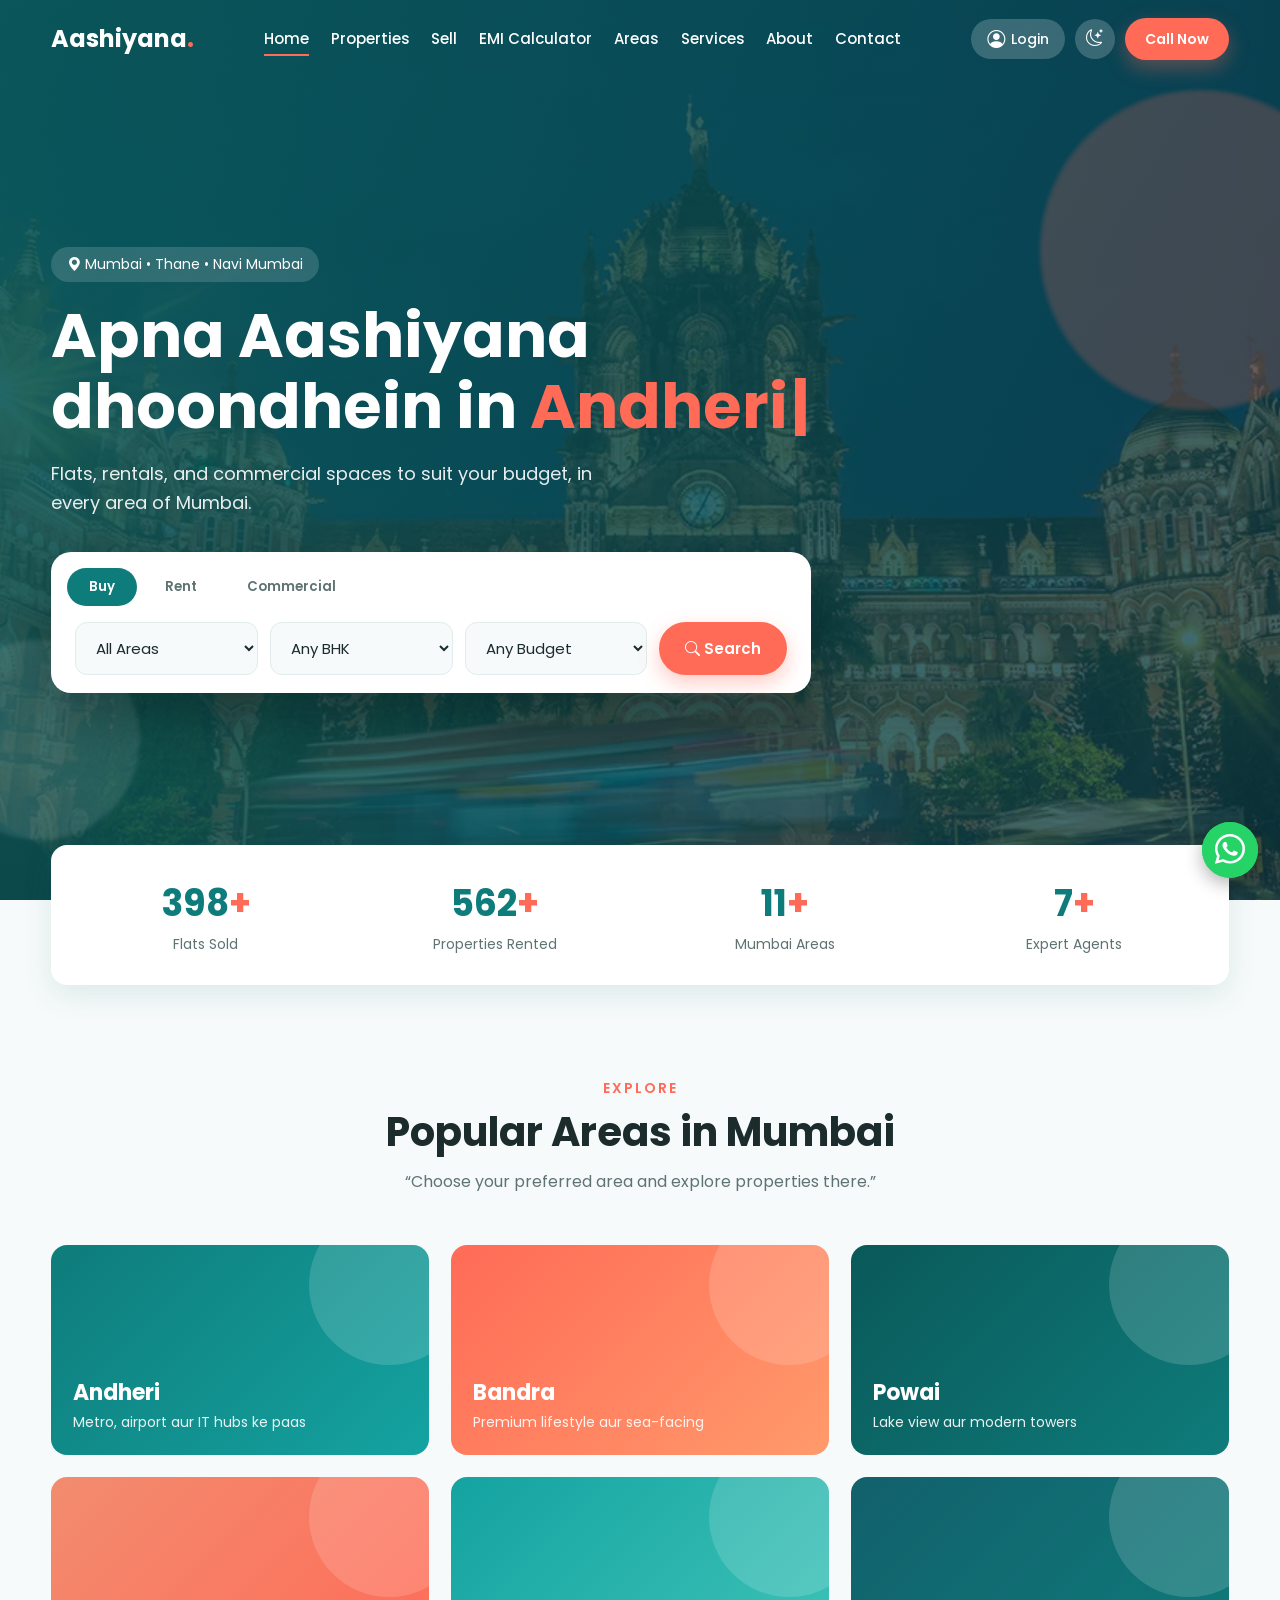
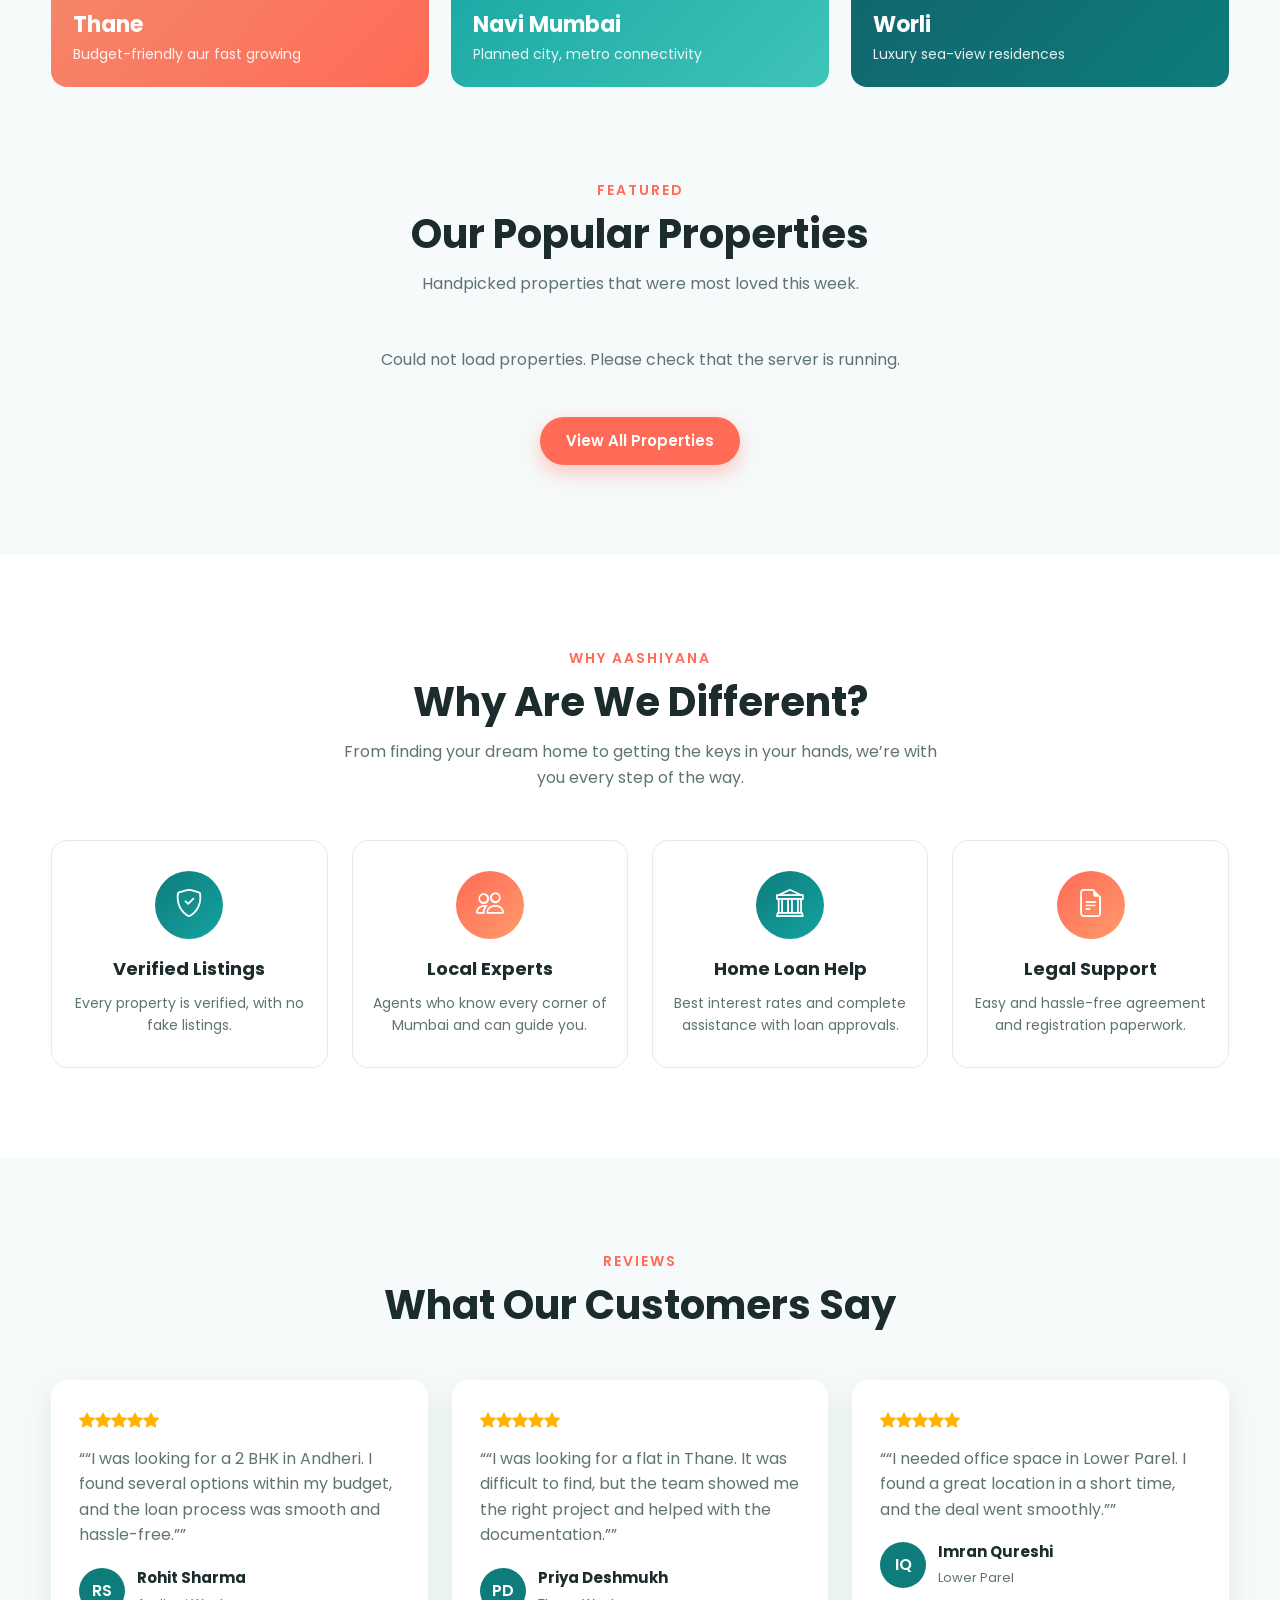
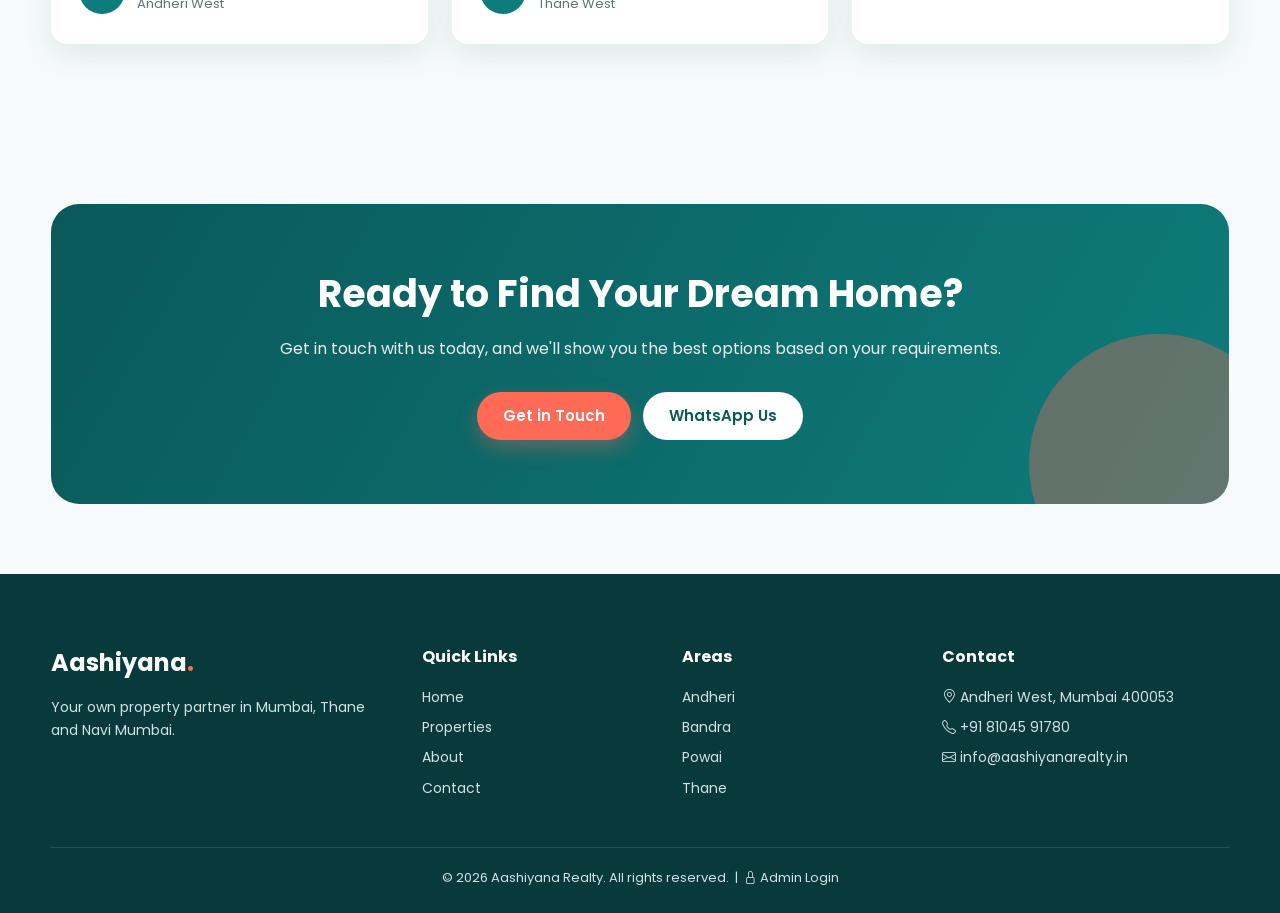
<file: public/index.html>
<!DOCTYPE html>
<html lang="en">
  <head>
    <meta charset="UTF-8" />
    <meta name="viewport" content="width=device-width, initial-scale=1.0" />
    <title>Aashiyana Realty | Flats &amp; Properties in Mumbai</title>
    <meta
      name="description"
      content="Find flats, rentals and commercial spaces in Mumbai, Thane and Navi Mumbai with Aashiyana Realty."
    />

    <!-- Font (Poppins) aur Icons (Bootstrap Icons) -->
    <link rel="preconnect" href="https://fonts.googleapis.com" />
    <link rel="preconnect" href="https://fonts.gstatic.com" crossorigin />
    <link
      href="https://fonts.googleapis.com/css2?family=Poppins:wght@400;500;600;700&display=swap"
      rel="stylesheet"
    />
    <link
      rel="stylesheet"
      href="https://cdn.jsdelivr.net/npm/bootstrap-icons@1.11.3/font/bootstrap-icons.css"
    />

    <!-- Hamara apna CSS -->
    <link rel="stylesheet" href="css/style.css" />
  </head>
  <body>
    <!-- ================= NAVBAR ================= -->
    <header class="nav" id="nav">
      <div class="container nav-inner">
        <a href="index.html" class="logo">Aashiyana<span>.</span></a>

        <nav class="menu" id="menu">
          <a href="index.html" class="active">Home</a>
          <a href="properties.html">Properties</a>
          <a href="sell.html">Sell</a>
          <a href="emi.html">EMI Calculator</a>
          <a href="index.html#areas">Areas</a>
          <a href="index.html#services">Services</a>
          <a href="about.html">About</a>
          <a href="contact.html">Contact</a>
        </nav>

        <div class="nav-right">
          <button class="icon-btn" id="themeBtn" aria-label="Dark mode">
            <i class="bi bi-moon-stars"></i>
          </button>
          <a href="tel:+918104591780" class="btn btn-coral">Call Now</a>
          <button class="icon-btn burger" id="burger" aria-label="Menu">
            <i class="bi bi-list"></i>
          </button>
        </div>
      </div>
    </header>

    <!-- ================= HERO ================= -->
    <section class="hero">
      <div class="container">
        <div class="hero-content">
          <span class="pill"><i class="bi bi-geo-alt-fill"></i> Mumbai &bull; Thane &bull; Navi Mumbai</span>
          <h1>
            Apna Aashiyana dhoondhein in
            <span class="typed-wrap"><span id="typed"></span></span>
          </h1>
          <p class="lead">
            Flats, rentals, and commercial spaces to suit your budget, in every area of Mumbai.
          </p>

          <!-- Search box (Buy / Rent / Commercial) -->
          <div class="search-box">
            <div class="tabs" id="tabs">
              <button class="tab active" data-type="buy">Buy</button>
              <button class="tab" data-type="rent">Rent</button>
              <button class="tab" data-type="commercial">Commercial</button>
            </div>
            <div class="search-row">
              <select id="sArea">
                <option value="all">All Areas</option>
                <option>Andheri</option>
                <option>Bandra</option>
                <option>Powai</option>
                <option>Goregaon</option>
                <option>Borivali</option>
                <option>Worli</option>
                <option>Thane</option>
                <option>Navi Mumbai</option>
              </select>
              <select id="sBhk">
                <option value="all">Any BHK</option>
                <option value="1">1 BHK</option>
                <option value="2">2 BHK</option>
                <option value="3">3 BHK</option>
              </select>
              <select id="sBudget">
                <option value="all">Any Budget</option>
                <option value="0-100">Under &#8377;1 Cr</option>
                <option value="100-200">&#8377;1 - 2 Cr</option>
                <option value="200-500">&#8377;2 - 5 Cr</option>
                <option value="500-99999">Above &#8377;5 Cr</option>
              </select>
              <button class="btn btn-coral" id="searchBtn">
                <i class="bi bi-search"></i> Search
              </button>
            </div>
          </div>
        </div>
      </div>
    </section>

    <!-- ================= STATS ================= -->
    <section class="stats">
      <div class="container">
        <div class="stats-grid reveal">
          <div class="stat"><h3 data-count="850">0</h3><p>Flats Sold</p></div>
          <div class="stat"><h3 data-count="1200">0</h3><p>Properties Rented</p></div>
          <div class="stat"><h3 data-count="25">0</h3><p>Mumbai Areas</p></div>
          <div class="stat"><h3 data-count="15">0</h3><p>Expert Agents</p></div>
        </div>
      </div>
    </section>

    <!-- ================= POPULAR AREAS ================= -->
    <section id="areas">
      <div class="container">
        <div class="section-head reveal">
          <span class="tag">Explore</span>
          <h2>Popular Areas in Mumbai</h2>
          <p>“Choose your preferred area and explore properties there.”</p>
        </div>
        <div class="areas-grid">
          <a href="properties.html?area=Andheri" class="area-card a1 reveal"><h3>Andheri</h3><p>Metro, airport aur IT hubs ke paas</p></a>
          <a href="properties.html?area=Bandra" class="area-card a2 reveal"><h3>Bandra</h3><p>Premium lifestyle aur sea-facing</p></a>
          <a href="properties.html?area=Powai" class="area-card a3 reveal"><h3>Powai</h3><p>Lake view aur modern towers</p></a>
          <a href="properties.html?area=Thane" class="area-card a4 reveal"><h3>Thane</h3><p>Budget-friendly aur fast growing</p></a>
          <a href="properties.html?area=Navi Mumbai" class="area-card a5 reveal"><h3>Navi Mumbai</h3><p>Planned city, metro connectivity</p></a>
          <a href="properties.html?area=Worli" class="area-card a6 reveal"><h3>Worli</h3><p>Luxury sea-view residences</p></a>
        </div>
      </div>
    </section>

    <!-- ================= FEATURED PROPERTIES ================= -->
    <section style="padding-top: 0">
      <div class="container">
        <div class="section-head reveal">
          <span class="tag">Featured</span>
          <h2>Our Popular Properties</h2>
          <p>Handpicked properties that were most loved this week.</p>
        </div>

        <!-- NOTE: Abhi ye cards HTML me likhe hain.
             Step 7 me ye database se apne aap aayenge. -->
        <div class="props-grid" id="featuredGrid">
          <article class="prop-card reveal">
            <div class="prop-img">
              <span class="badge">Ready to Move</span>
              <img src="images/lokhandwala_1.jpg" alt="2 BHK flat in Andheri West" />
            </div>
            <div class="prop-body">
              <div class="price">&#8377;1.45 Cr</div>
              <h3>2 BHK Flat, Lokhandwala</h3>
              <p class="loc"><i class="bi bi-geo-alt"></i> Andheri West, Mumbai</p>
              <div class="specs">
                <span><i class="bi bi-door-open"></i>2 BHK</span>
                <span><i class="bi bi-droplet"></i>2 Bath</span>
                <span><i class="bi bi-aspect-ratio"></i>750 sq.ft</span>
              </div>
              <a href="properties.html" class="btn btn-teal">See details</a>
            </div>
          </article>

          <article class="prop-card reveal">
            <div class="prop-img">
              <span class="badge">Hot Deal</span>
              <img src="images/linkingroad_2.jpg" alt="3 BHK flat in Bandra West" />
            </div>
            <div class="prop-body">
              <div class="price">&#8377;2.85 Cr</div>
              <h3>3 BHK Flat, Linking Road</h3>
              <p class="loc"><i class="bi bi-geo-alt"></i> Bandra West, Mumbai</p>
              <div class="specs">
                <span><i class="bi bi-door-open"></i>3 BHK</span>
                <span><i class="bi bi-droplet"></i>3 Bath</span>
                <span><i class="bi bi-aspect-ratio"></i>1,100 sq.ft</span>
              </div>
              <a href="properties.html" class="btn btn-teal">See details</a>
            </div>
          </article>

          <article class="prop-card reveal">
            <div class="prop-img">
              <span class="badge">New Launch</span>
              <img src="images/lakeview_3.jpg" alt="2 BHK flat in Powai" />
            </div>
            <div class="prop-body">
              <div class="price">&#8377;1.15 Cr</div>
              <h3>2 BHK Flat, Lake View</h3>
              <p class="loc"><i class="bi bi-geo-alt"></i> Powai, Mumbai</p>
              <div class="specs">
                <span><i class="bi bi-door-open"></i>2 BHK</span>
                <span><i class="bi bi-droplet"></i>2 Bath</span>
                <span><i class="bi bi-aspect-ratio"></i>680 sq.ft</span>
              </div>
              <a href="properties.html" class="btn btn-teal">See details</a>
            </div>
          </article>
        </div>

        <div class="center">
          <a href="properties.html" class="btn btn-coral">View All Properties</a>
        </div>
      </div>
    </section>

    <!-- ================= WHY US ================= -->
    <section class="why" id="services">
      <div class="container">
        <div class="section-head reveal">
          <span class="tag">Why Aashiyana</span>
          <h2>Why Are We Different?</h2>
          <p>From finding your dream home to getting the keys in your hands, we’re with you every step of the way.</p>
        </div>
        <div class="why-grid">
          <div class="why-item reveal">
            <div class="why-icon"><i class="bi bi-shield-check"></i></div>
            <h3>Verified Listings</h3>
            <p>Every property is verified, with no fake listings.</p>
          </div>
          <div class="why-item reveal">
            <div class="why-icon"><i class="bi bi-people"></i></div>
            <h3>Local Experts</h3>
            <p>Agents who know every corner of Mumbai and can guide you.</p>
          </div>
          <div class="why-item reveal">
            <div class="why-icon"><i class="bi bi-bank"></i></div>
            <h3>Home Loan Help</h3>
            <p>Best interest rates and complete assistance with loan approvals.</p>
          </div>
          <div class="why-item reveal">
            <div class="why-icon"><i class="bi bi-file-earmark-text"></i></div>
            <h3>Legal Support</h3>
            <p>Easy and hassle-free agreement and registration paperwork.</p>
          </div>
        </div>
      </div>
    </section>

    <!-- ================= TESTIMONIALS ================= -->
    <section>
      <div class="container">
        <div class="section-head reveal">
          <span class="tag">Reviews</span>
          <h2>What Our Customers Say</h2>
        </div>
        <!-- NOTE: Ye sample reviews hain (learning project). -->
        <div class="tm-grid">
          <div class="tm-card reveal">
            <div class="stars"><i class="bi bi-star-fill"></i><i class="bi bi-star-fill"></i><i class="bi bi-star-fill"></i><i class="bi bi-star-fill"></i><i class="bi bi-star-fill"></i></div>
            <p>&ldquo;“I was looking for a 2 BHK in Andheri. I found several options within my budget, and the loan process was smooth and hassle-free.”&rdquo;</p>
            <div class="tm-user"><div class="avatar">RS</div><div><h4>Rohit Sharma</h4><span>Andheri West</span></div></div>
          </div>
          <div class="tm-card reveal">
            <div class="stars"><i class="bi bi-star-fill"></i><i class="bi bi-star-fill"></i><i class="bi bi-star-fill"></i><i class="bi bi-star-fill"></i><i class="bi bi-star-fill"></i></div>
            <p>&ldquo;“I was looking for a flat in Thane. It was difficult to find, but the team showed me the right project and helped with the documentation.”&rdquo;</p>
            <div class="tm-user"><div class="avatar">PD</div><div><h4>Priya Deshmukh</h4><span>Thane West</span></div></div>
          </div>
          <div class="tm-card reveal">
            <div class="stars"><i class="bi bi-star-fill"></i><i class="bi bi-star-fill"></i><i class="bi bi-star-fill"></i><i class="bi bi-star-fill"></i><i class="bi bi-star-fill"></i></div>
            <p>&ldquo;“I needed office space in Lower Parel. I found a great location in a short time, and the deal went smoothly.”&rdquo;</p>
            <div class="tm-user"><div class="avatar">IQ</div><div><h4>Imran Qureshi</h4><span>Lower Parel</span></div></div>
          </div>
        </div>
      </div>
    </section>

    <!-- ================= CTA ================= -->
    <section class="cta">
      <div class="container">
        <div class="cta-box reveal">
          <h2>Ready to Find Your Dream Home?</h2>
          <p>Get in touch with us today, and we'll show you the best options based on your requirements.</p>
          <a href="contact.html" class="btn btn-coral">Get in Touch</a>
          <a href="https://wa.me/918104591780" class="btn btn-light">WhatsApp Us</a>
        </div>
      </div>
    </section>

    <!-- ================= FOOTER ================= -->
    <footer>
      <div class="container">
        <div class="foot-grid">
          <div>
            <a href="index.html" class="logo">Aashiyana<span>.</span></a>
            <p style="margin-top: 14px">
              Your Trusted Property Partner in Mumbai, Thane, and Navi Mumbai.
            </p>
          </div>
          <div>
            <h4>Quick Links</h4>
            <ul>
              <li><a href="index.html">Home</a></li>
              <li><a href="properties.html">Properties</a></li>
              <li><a href="about.html">About</a></li>
              <li><a href="contact.html">Contact</a></li>
            </ul>
          </div>
          <div>
            <h4>Areas</h4>
            <ul>
              <li><a href="properties.html?area=Andheri">Andheri</a></li>
              <li><a href="properties.html?area=Bandra">Bandra</a></li>
              <li><a href="properties.html?area=Powai">Powai</a></li>
              <li><a href="properties.html?area=Thane">Thane</a></li>
            </ul>
          </div>
          <div>
            <h4>Contact</h4>
            <ul>
              <li><i class="bi bi-geo-alt"></i> Andheri West, Mumbai 400053</li>
              <li><i class="bi bi-telephone"></i> +91 81045 91780</li>
              <li><i class="bi bi-envelope"></i> info@aashiyanarealty.in</li>
            </ul>
          </div>
        </div>
           <div class="copy">
     &copy; <span id="year"></span> Aashiyana Realty. All rights reserved.
     &nbsp;|&nbsp;
     <a href="../admin/login.php"><i class="bi bi-lock"></i> Admin Login</a>
   </div>
      </div>
    </footer>

    <!-- Floating WhatsApp button -->
    <a
      href="https://wa.me/918104591780?text=Hi%2C%20I%20am%20interested%20in%20a%20property%20in%20Mumbai"
      class="wa-float"
      target="_blank"
      rel="noopener"
      aria-label="Chat on WhatsApp"
    >
      <i class="bi bi-whatsapp"></i>
    </a>

    <script src="js/translations.js"></script>
<script src="js/i18n.js"></script>
    <script src="js/main.js"></script>
       <script src="js/home.js"></script>
  </body>
</html>
</file>
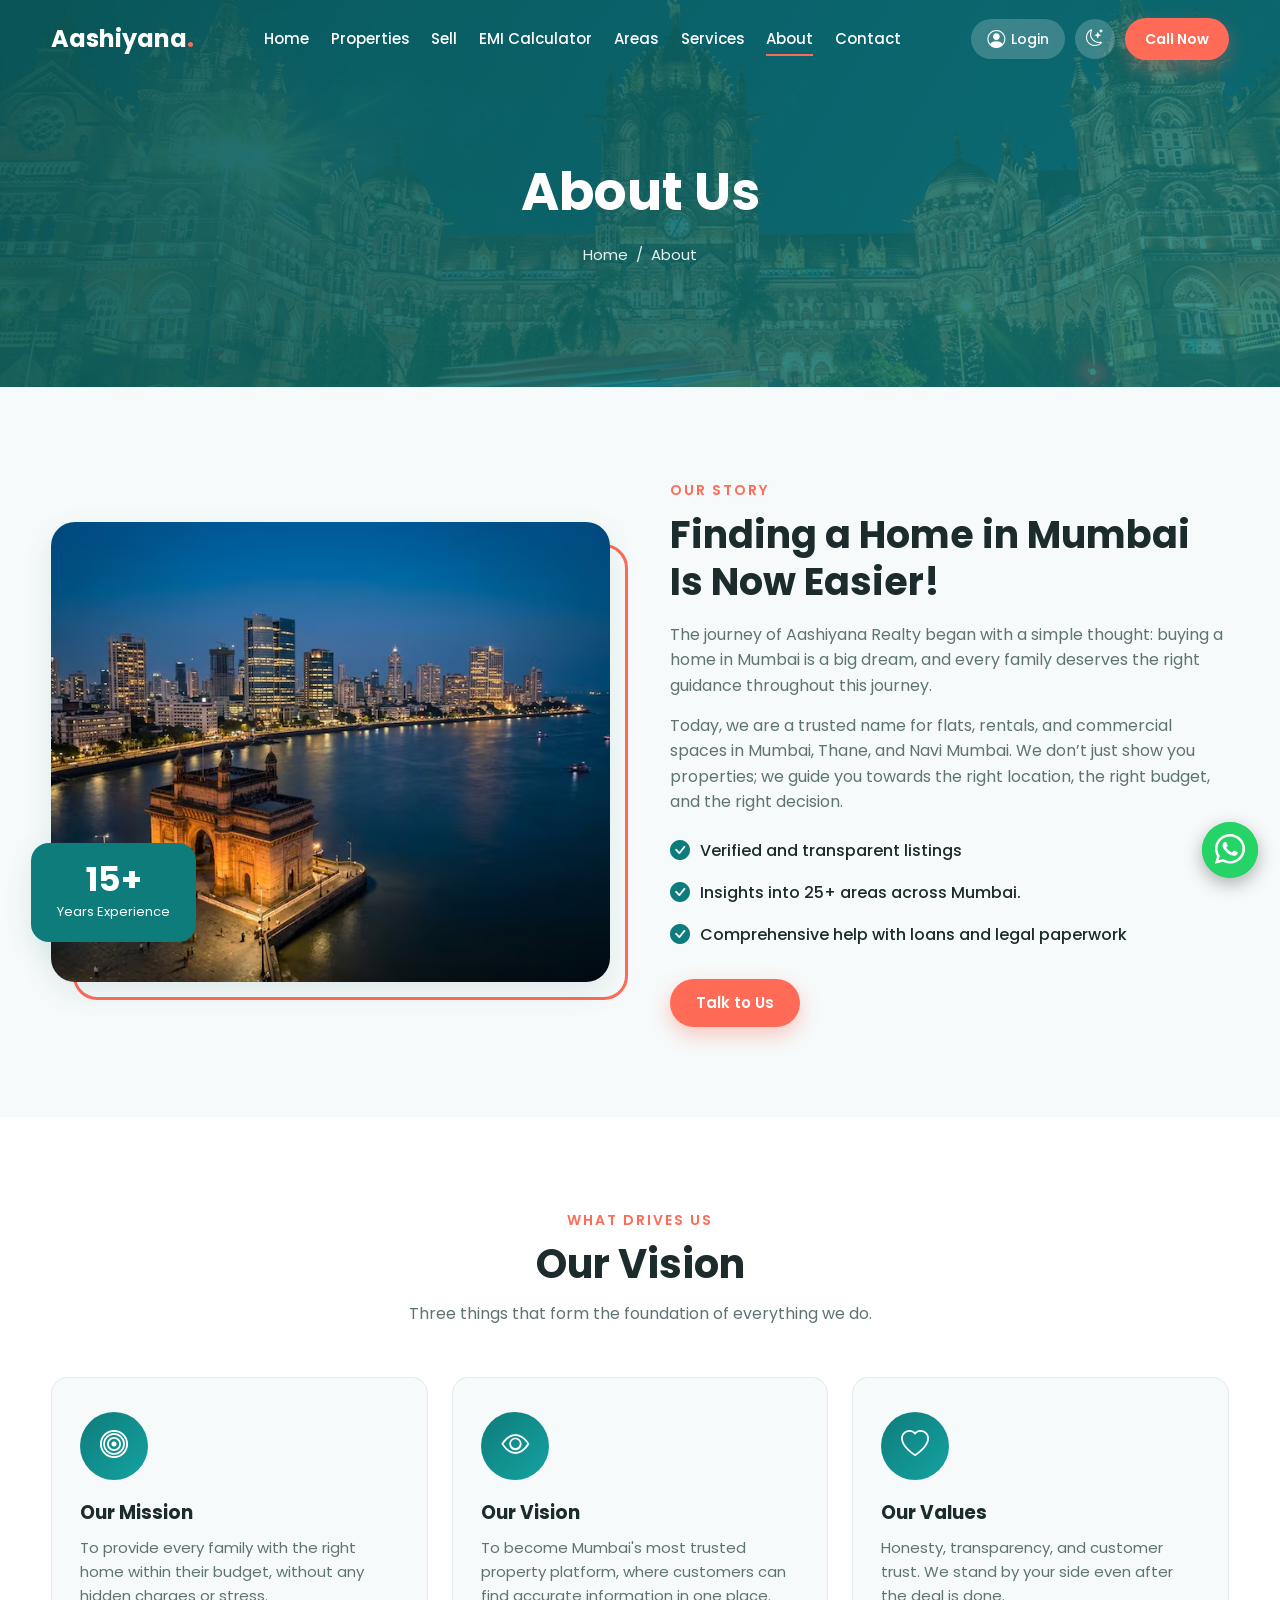
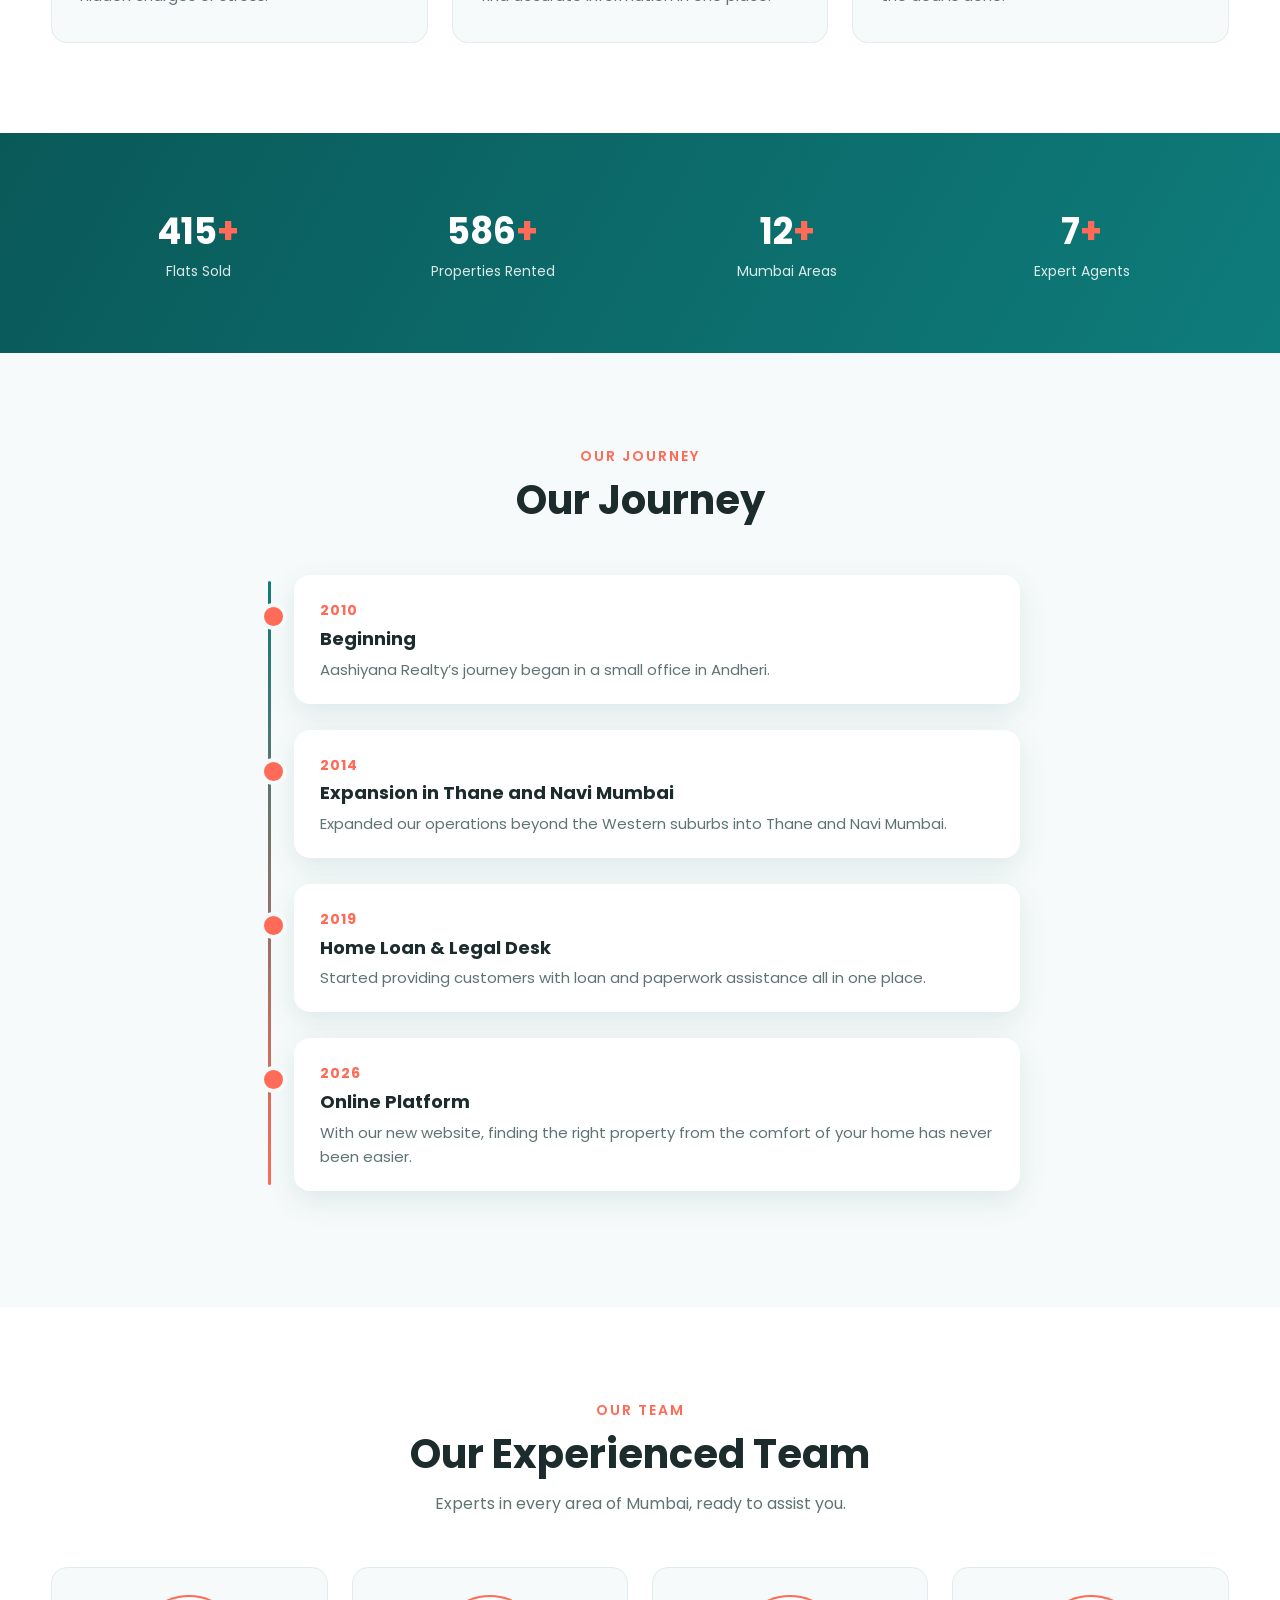
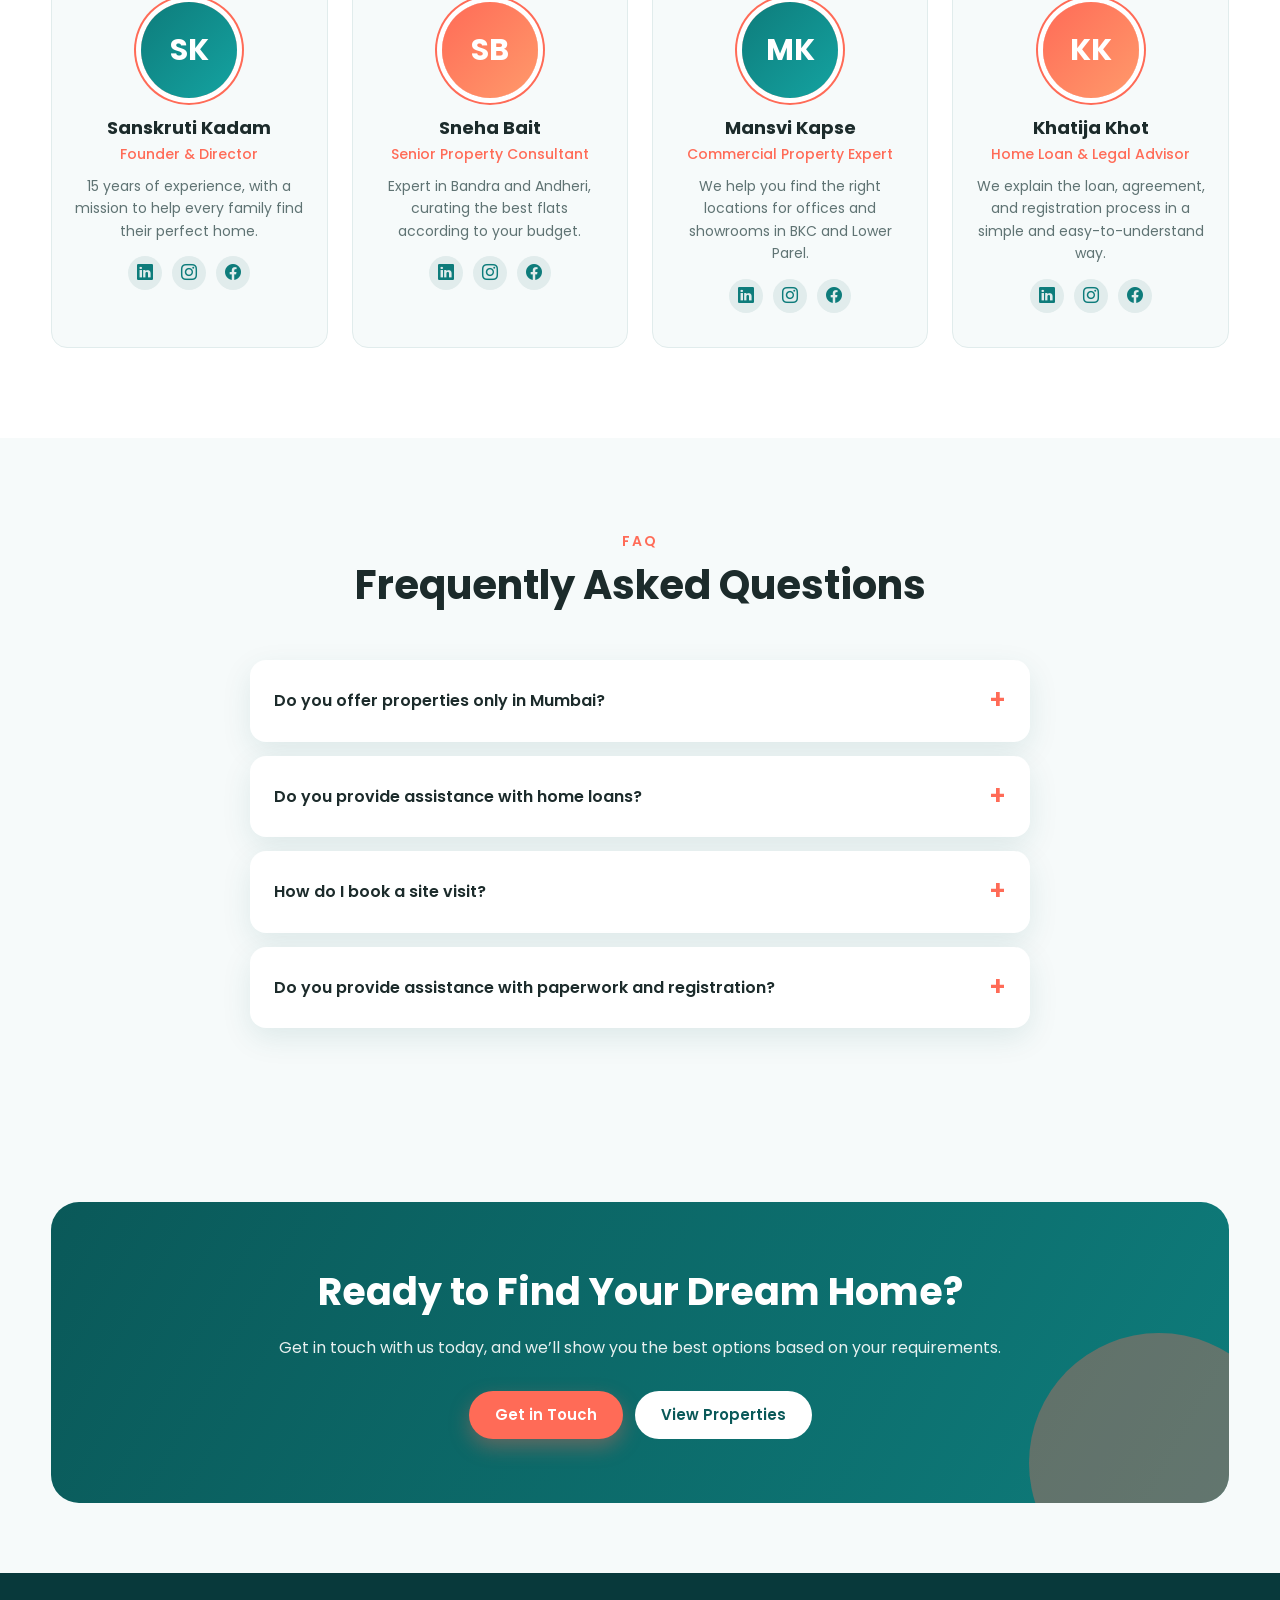
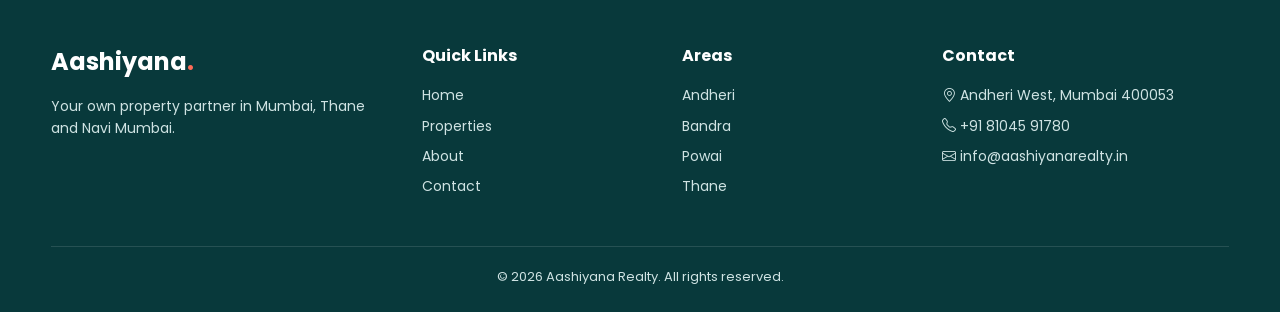
<file: public/about.html>
<!DOCTYPE html>
<html lang="en">
  <head>
    <meta charset="UTF-8" />
    <meta name="viewport" content="width=device-width, initial-scale=1.0" />
    <title>About Us | Aashiyana Realty</title>
    <meta
      name="description"
      content="Aashiyana Realty is a Mumbai based real estate partner helping families buy, rent and invest in flats and commercial spaces."
    />

    <link rel="preconnect" href="https://fonts.googleapis.com" />
    <link rel="preconnect" href="https://fonts.gstatic.com" crossorigin />
    <link
      href="https://fonts.googleapis.com/css2?family=Poppins:wght@400;500;600;700&display=swap"
      rel="stylesheet"
    />
    <link
      rel="stylesheet"
      href="https://cdn.jsdelivr.net/npm/bootstrap-icons@1.11.3/font/bootstrap-icons.css"
    />

    <link rel="stylesheet" href="css/style.css" />
  </head>
  <body>
    <!-- ================= NAVBAR ================= -->
    <header class="nav" id="nav">
      <div class="container nav-inner">
        <a href="index.html" class="logo">Aashiyana<span>.</span></a>

        <nav class="menu" id="menu">
          <a href="index.html">Home</a>
          <a href="properties.html">Properties</a>
          <a href="sell.html">Sell</a>
          <a href="emi.html">EMI Calculator</a>
          <a href="index.html#areas">Areas</a>
          <a href="index.html#services">Services</a>
          <a href="about.html" class="active">About</a>
          <a href="contact.html">Contact</a>
        </nav>

        <div class="nav-right">
          <button class="icon-btn" id="themeBtn" aria-label="Dark mode">
            <i class="bi bi-moon-stars"></i>
          </button>
          <a href="tel:+918104591780" class="btn btn-coral">Call Now</a>
          <button class="icon-btn burger" id="burger" aria-label="Menu">
            <i class="bi bi-list"></i>
          </button>
        </div>
      </div>
    </header>

    <!-- ================= PAGE BANNER ================= -->
    <section class="page-hero">
      <div class="container">
        <h1>About Us</h1>
        <p class="breadcrumb">
          <a href="index.html">Home</a> &nbsp;/&nbsp; About
        </p>
      </div>
    </section>

    <!-- ================= OUR STORY ================= -->
    <section>
      <div class="container about-grid">
        <div class="about-img reveal">
          <img src="images/mumbaiskyline.jpg" alt="Mumbai skyline and buildings" />
          <div class="exp-badge">
            <strong>15+</strong>
            <span>Years Experience</span>
          </div>
        </div>

        <div class="about-text reveal">
          <span class="tag">Our Story</span>
          <h2>Finding a Home in Mumbai Is Now Easier!</h2>
          <p>
            The journey of Aashiyana Realty began with a simple thought: buying a home in Mumbai is a big dream, and every family deserves the right guidance throughout this journey.
          </p>
          <p>
            Today, we are a trusted name for flats, rentals, and commercial spaces in Mumbai, Thane, and Navi Mumbai. We don’t just show you properties; we guide you towards the right location, the right budget, and the right decision.
          </p>
          <ul class="check-list">
            <li><i class="bi bi-check-circle-fill"></i> Verified and transparent listings</li>
            <li><i class="bi bi-check-circle-fill"></i> Insights into 25+ areas across Mumbai.</li>
            <li><i class="bi bi-check-circle-fill"></i> Comprehensive help with loans and legal paperwork</li>
          </ul>
          <a href="contact.html" class="btn btn-coral">Talk to Us</a>
        </div>
      </div>
    </section>

    <!-- ================= MISSION / VISION / VALUES ================= -->
    <section class="value-section">
      <div class="container">
        <div class="section-head reveal">
          <span class="tag">What Drives Us</span>
          <h2>Our Vision</h2>
          <p>Three things that form the foundation of everything we do.</p>
        </div>
        <div class="value-grid">
          <div class="value-card reveal">
            <div class="why-icon"><i class="bi bi-bullseye"></i></div>
            <h3>Our Mission</h3>
            <p>
              To provide every family with the right home within their budget, without any hidden
              charges or stress.
            </p>
          </div>
          <div class="value-card reveal">
            <div class="why-icon"><i class="bi bi-eye"></i></div>
            <h3>Our Vision</h3>
            <p>
              To become Mumbai's most trusted property platform, where customers can find accurate information in one place.
            </p>
          </div>
          <div class="value-card reveal">
            <div class="why-icon"><i class="bi bi-heart"></i></div>
            <h3>Our Values</h3>
            <p>
              Honesty, transparency, and customer trust. We stand by your side even after the deal is done.
            </p>
          </div>
        </div>
      </div>
    </section>

    <!-- ================= STATS BAND ================= -->
    <section class="stats-band">
      <div class="container">
        <div class="stats-grid">
          <div class="stat"><h3 data-count="850">0</h3><p>Flats Sold</p></div>
          <div class="stat"><h3 data-count="1200">0</h3><p>Properties Rented</p></div>
          <div class="stat"><h3 data-count="25">0</h3><p>Mumbai Areas</p></div>
          <div class="stat"><h3 data-count="15">0</h3><p>Expert Agents</p></div>
        </div>
      </div>
    </section>

    <!-- ================= TIMELINE ================= -->
    <section>
      <div class="container">
        <div class="section-head reveal">
          <span class="tag">Our Journey</span>
          <h2>Our Journey</h2>
        </div>
        <!-- NOTE: Ye sample milestones hain (learning project). -->
        <div class="timeline">
          <div class="tl-item reveal">
            <span class="year">2010</span>
            <h3>Beginning</h3>
            <p>Aashiyana Realty’s journey began in a small office in Andheri.</p>
          </div>
          <div class="tl-item reveal">
            <span class="year">2014</span>
            <h3>Expansion in Thane and Navi Mumbai</h3>
            <p>Expanded our operations beyond the Western suburbs into Thane and Navi Mumbai.</p>
          </div>
          <div class="tl-item reveal">
            <span class="year">2019</span>
            <h3>Home Loan &amp; Legal Desk</h3>
            <p>Started providing customers with loan and paperwork assistance all in one place.</p>
          </div>
          <div class="tl-item reveal">
            <span class="year">2026</span>
            <h3>Online Platform</h3>
            <p>With our new website, finding the right property from the comfort of your home has never been easier.</p>
          </div>
        </div>
      </div>
    </section>

    <!-- ================= TEAM ================= -->
    <section class="team-section">
      <div class="container">
        <div class="section-head reveal">
          <span class="tag">Our Team</span>
          <h2>Our Experienced Team</h2>
          <p>Experts in every area of Mumbai, ready to assist you.</p>
        </div>
        <!-- NOTE: Ye team members sample hain. Apni asli team ke naam daalna. -->
        <div class="team-grid">
          <div class="team-card reveal">
            <div class="team-avatar">SK</div>
            <h3>Sanskruti Kadam</h3>
            <div class="role">Founder &amp; Director</div>
            <p>15 years of experience, with a mission to help every family find their perfect home.</p>
            <div class="team-social">
              <a href="#" aria-label="LinkedIn"><i class="bi bi-linkedin"></i></a>
              <a href="#" aria-label="Instagram"><i class="bi bi-instagram"></i></a>
              <a href="#" aria-label="Facebook"><i class="bi bi-facebook"></i></a>
            </div>
          </div>
          <div class="team-card reveal">
            <div class="team-avatar">SB</div>
            <h3>Sneha Bait</h3>
            <div class="role">Senior Property Consultant</div>
            <p>Expert in Bandra and Andheri, curating the best flats according to your budget.</p>
            <div class="team-social">
              <a href="#" aria-label="LinkedIn"><i class="bi bi-linkedin"></i></a>
              <a href="#" aria-label="Instagram"><i class="bi bi-instagram"></i></a>
              <a href="#" aria-label="Facebook"><i class="bi bi-facebook"></i></a>
            </div>
          </div>
          <div class="team-card reveal">
            <div class="team-avatar">MK</div>
            <h3>Mansvi Kapse</h3>
            <div class="role">Commercial Property Expert</div>
            <p>We help you find the right locations for offices and showrooms in BKC and Lower Parel.</p>
            <div class="team-social">
              <a href="#" aria-label="LinkedIn"><i class="bi bi-linkedin"></i></a>
              <a href="#" aria-label="Instagram"><i class="bi bi-instagram"></i></a>
              <a href="#" aria-label="Facebook"><i class="bi bi-facebook"></i></a>
            </div>
          </div>
          <div class="team-card reveal">
            <div class="team-avatar">KK</div>
            <h3>Khatija Khot</h3>
            <div class="role">Home Loan &amp; Legal Advisor</div>
            <p>We explain the loan, agreement, and registration process in a simple and easy-to-understand way.</p>
            <div class="team-social">
              <a href="#" aria-label="LinkedIn"><i class="bi bi-linkedin"></i></a>
              <a href="#" aria-label="Instagram"><i class="bi bi-instagram"></i></a>
              <a href="#" aria-label="Facebook"><i class="bi bi-facebook"></i></a>
            </div>
          </div>
        </div>
      </div>
    </section>

    <!-- ================= FAQ ================= -->
    <section>
      <div class="container">
        <div class="section-head reveal">
          <span class="tag">FAQ</span>
          <h2>Frequently Asked Questions</h2>
        </div>
        <div class="faq reveal">
          <details>
            <summary>Do you offer properties only in Mumbai?</summary>
            <p>Yes, we primarily focus on properties in Mumbai, but we also have listings in Thane and Navi Mumbai.</p>
          </details>
          <details>
            <summary>Do you provide assistance with home loans?</summary>
            <p>Yes, our team helps you secure the best interest rates from banks and NBFCs and assists with loan approval.</p>
          </details>
          <details>
            <summary>How do I book a site visit?</summary>
            <p>Click the Enquire button on the property card or fill out the form on the Contact page. We’ll call you to schedule a property visit.</p>
          </details>
          <details>
            <summary>Do you provide assistance with paperwork and registration?</summary>
            <p>Yes. Our legal team guides you through the agreement, stamp duty, and registration processes step by step.</p>
          </details>
        </div>
      </div>
    </section>

    <!-- ================= CTA ================= -->
    <section class="cta">
      <div class="container">
        <div class="cta-box reveal">
          <h2>Ready to Find Your Dream Home?</h2>
          <p>Get in touch with us today, and we’ll show you the best options based on your requirements.</p>
          <a href="contact.html" class="btn btn-coral">Get in Touch</a>
          <a href="properties.html" class="btn btn-light">View Properties</a>
        </div>
      </div>
    </section>

    <!-- ================= FOOTER ================= -->
    <footer>
      <div class="container">
        <div class="foot-grid">
          <div>
            <a href="index.html" class="logo">Aashiyana<span>.</span></a>
            <p style="margin-top: 14px">
              Mumbai, Thane aur Navi Mumbai me aapka apna property partner.
            </p>
          </div>
          <div>
            <h4>Quick Links</h4>
            <ul>
              <li><a href="index.html">Home</a></li>
              <li><a href="properties.html">Properties</a></li>
              <li><a href="about.html">About</a></li>
              <li><a href="contact.html">Contact</a></li>
            </ul>
          </div>
          <div>
            <h4>Areas</h4>
            <ul>
              <li><a href="properties.html?area=Andheri">Andheri</a></li>
              <li><a href="properties.html?area=Bandra">Bandra</a></li>
              <li><a href="properties.html?area=Powai">Powai</a></li>
              <li><a href="properties.html?area=Thane">Thane</a></li>
            </ul>
          </div>
          <div>
            <h4>Contact</h4>
            <ul>
              <li><i class="bi bi-geo-alt"></i> Andheri West, Mumbai 400053</li>
              <li><i class="bi bi-telephone"></i> +91 81045 91780</li>
              <li><i class="bi bi-envelope"></i> info@aashiyanarealty.in</li>
            </ul>
          </div>
        </div>
        <div class="copy">
          &copy; <span id="year"></span> Aashiyana Realty. All rights reserved.
        </div>
      </div>
    </footer>

    <a
      href="https://wa.me/918104591780?text=Hi%2C%20I%20am%20interested%20in%20a%20property%20in%20Mumbai"
      class="wa-float"
      target="_blank"
      rel="noopener"
      aria-label="Chat on WhatsApp"
    >
      <i class="bi bi-whatsapp"></i>
    </a>

    <script src="js/translations.js"></script>
<script src="js/i18n.js"></script>
<script src="js/main.js"></script>
  </body>
</html>
</file>
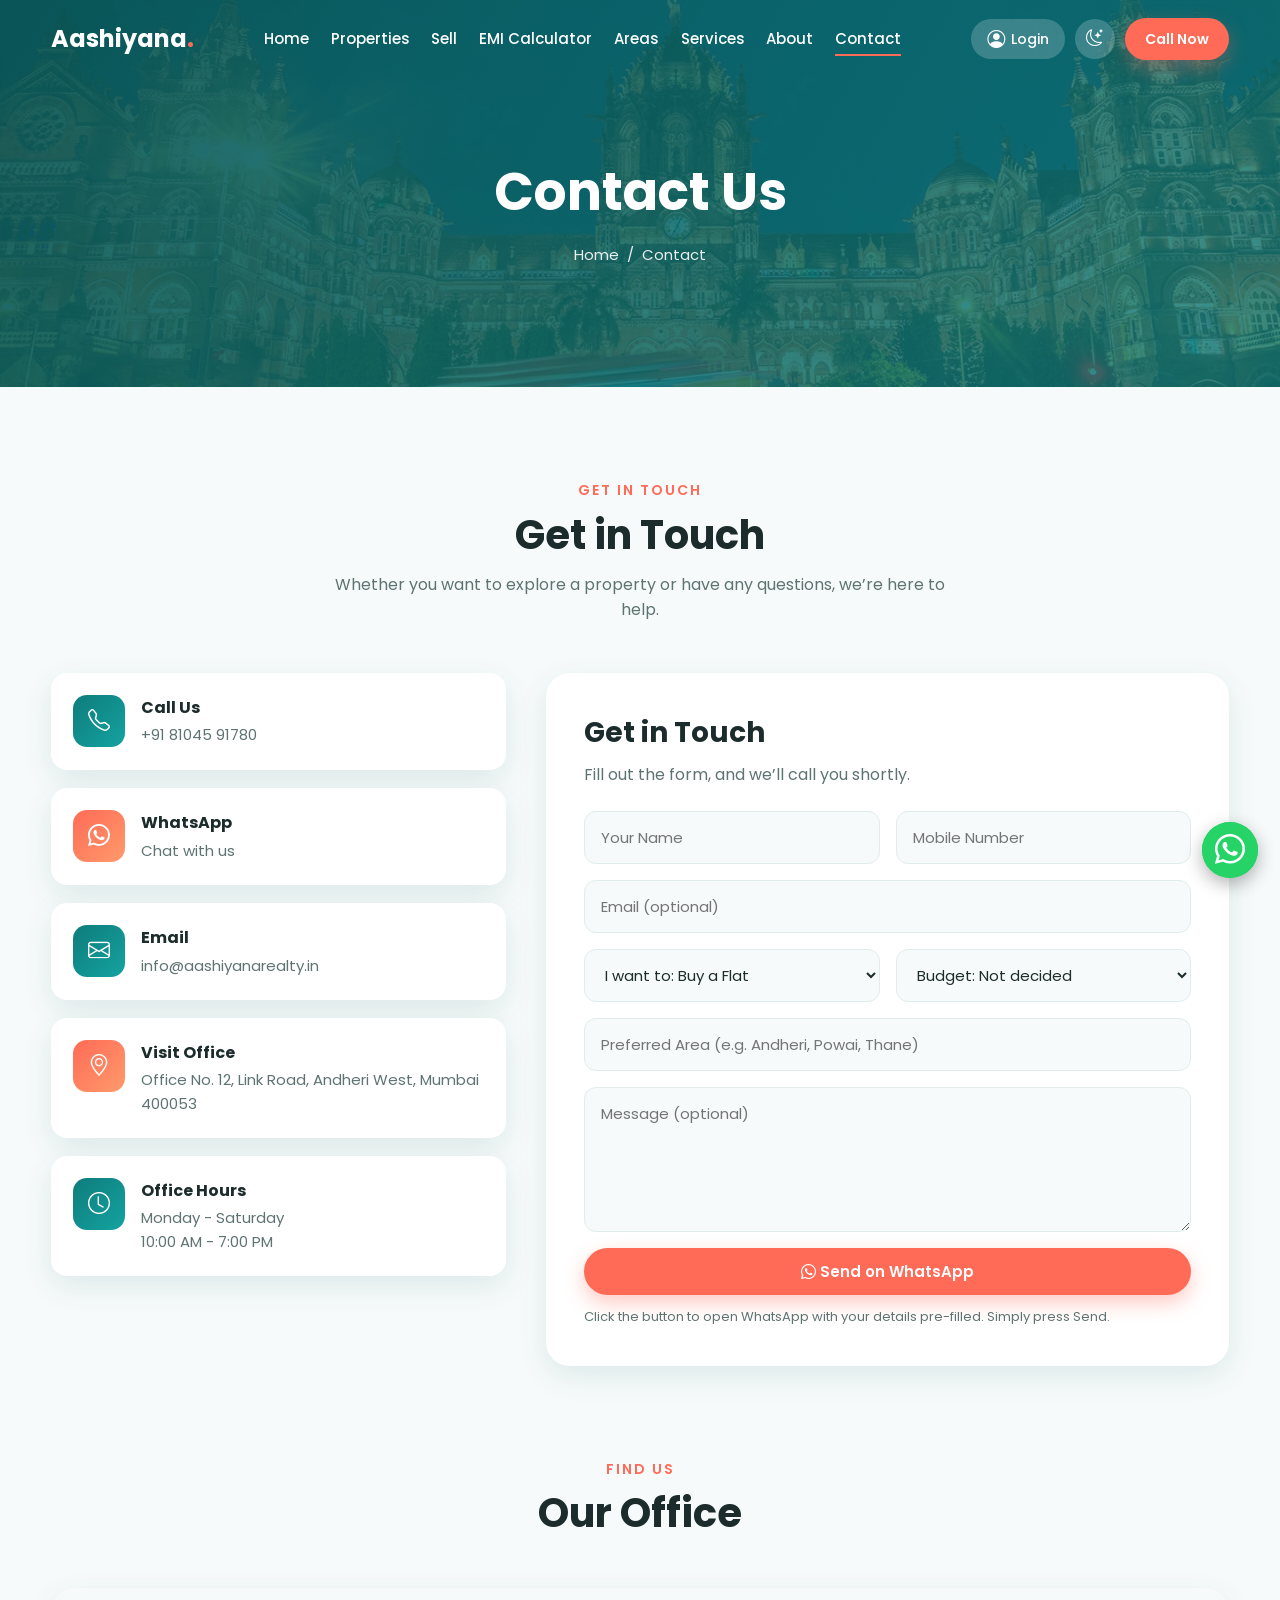
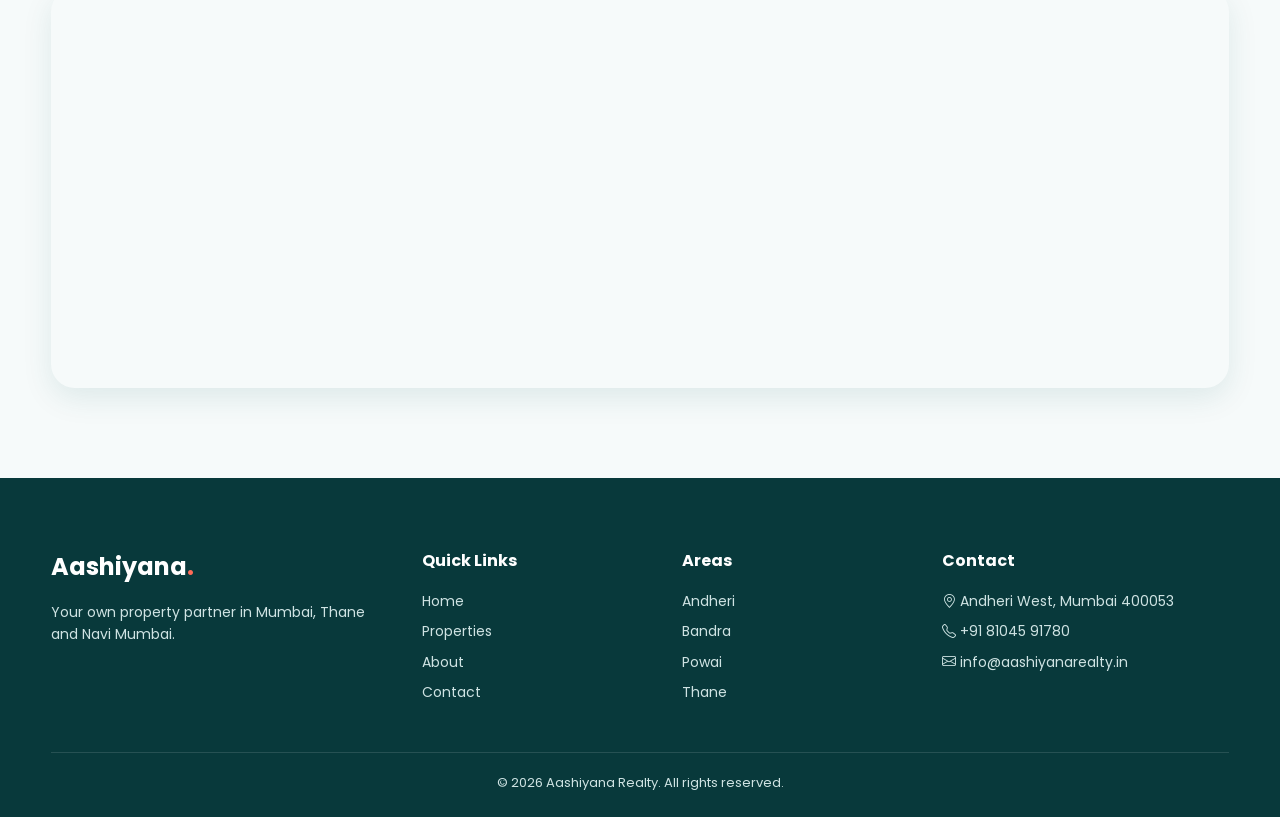
<file: public/contact.html>
<!DOCTYPE html>
<html lang="en">
  <head>
    <meta charset="UTF-8" />
    <meta name="viewport" content="width=device-width, initial-scale=1.0" />
    <title>Contact Us | Aashiyana Realty</title>
    <meta
      name="description"
      content="Contact Aashiyana Realty for flats, rentals and commercial properties in Mumbai. Call, WhatsApp or visit our Andheri West office."
    />

    <link rel="preconnect" href="https://fonts.googleapis.com" />
    <link rel="preconnect" href="https://fonts.gstatic.com" crossorigin />
    <link
      href="https://fonts.googleapis.com/css2?family=Poppins:wght@400;500;600;700&display=swap"
      rel="stylesheet"
    />
    <link
      rel="stylesheet"
      href="https://cdn.jsdelivr.net/npm/bootstrap-icons@1.11.3/font/bootstrap-icons.css"
    />

    <link rel="stylesheet" href="css/style.css" />
  </head>
  <body>
    <!-- ================= NAVBAR ================= -->
    <header class="nav" id="nav">
      <div class="container nav-inner">
        <a href="index.html" class="logo">Aashiyana<span>.</span></a>

        <nav class="menu" id="menu">
          <a href="index.html">Home</a>
          <a href="properties.html">Properties</a>
          <a href="sell.html">Sell</a>
          <a href="emi.html">EMI Calculator</a>
          <a href="index.html#areas">Areas</a>
          <a href="index.html#services">Services</a>
          <a href="about.html">About</a>
          <a href="contact.html" class="active">Contact</a>
        </nav>

        <div class="nav-right">
          <button class="icon-btn" id="themeBtn" aria-label="Dark mode">
            <i class="bi bi-moon-stars"></i>
          </button>
          <a href="tel:+918104591780" class="btn btn-coral">Call Now</a>
          <button class="icon-btn burger" id="burger" aria-label="Menu">
            <i class="bi bi-list"></i>
          </button>
        </div>
      </div>
    </header>

    <!-- ================= PAGE BANNER ================= -->
    <section class="page-hero">
      <div class="container">
        <h1>Contact Us</h1>
        <p class="breadcrumb">
          <a href="index.html">Home</a> &nbsp;/&nbsp; Contact
        </p>
      </div>
    </section>

    <!-- ================= INFO + FORM ================= -->
    <section>
      <div class="container">
        <div class="section-head reveal">
          <span class="tag">Get in Touch</span>
          <h2>Get in Touch</h2>
          <p>Whether you want to explore a property or have any questions, we’re here to help.</p>
        </div>

        <div class="contact-grid">
          <!-- Left: contact info -->
          <div>
            <div class="info-card reveal">
              <div class="info-icon"><i class="bi bi-telephone"></i></div>
              <div>
                <h4>Call Us</h4>
                <a href="tel:+918104591780">+91 81045 91780</a>
              </div>
            </div>
            <div class="info-card reveal">
              <div class="info-icon"><i class="bi bi-whatsapp"></i></div>
              <div>
                <h4>WhatsApp</h4>
                <a href="https://wa.me/918104591780" target="_blank" rel="noopener">Chat with us</a>
              </div>
            </div>
            <div class="info-card reveal">
              <div class="info-icon"><i class="bi bi-envelope"></i></div>
              <div>
                <h4>Email</h4>
                <a href="mailto:info@aashiyanarealty.in">info@aashiyanarealty.in</a>
              </div>
            </div>
            <div class="info-card reveal">
              <div class="info-icon"><i class="bi bi-geo-alt"></i></div>
              <div>
                <h4>Visit Office</h4>
                <p>Office No. 12, Link Road, Andheri West, Mumbai 400053</p>
              </div>
            </div>
            <div class="info-card reveal">
              <div class="info-icon"><i class="bi bi-clock"></i></div>
              <div>
                <h4>Office Hours</h4>
                <p>Monday - Saturday<br />10:00 AM - 7:00 PM</p>
              </div>
            </div>
          </div>

          <!-- Right: enquiry form -->
          <div class="form-card reveal">
            <h2>Get in Touch</h2>
            <p>Fill out the form, and we’ll call you shortly.</p>

            <form id="enquiryForm">
              <div class="form-grid">
                <input type="text" id="fName" placeholder="Your Name" required />
                <input
                  type="tel"
                  id="fPhone"
                  placeholder="Mobile Number"
                  pattern="[0-9]{10}"
                  maxlength="10"
                  title="10 digit mobile number daalein"
                  required
                />
                <input class="full" type="email" id="fEmail" placeholder="Email (optional)" />

                <select id="fType">
                  <option value="Buy a Flat">I want to: Buy a Flat</option>
                  <option value="Rent a Flat">I want to: Rent a Flat</option>
                  <option value="Commercial Space">I want to: Commercial Space</option>
                  <option value="Sell my Property">I want to: Sell my Property</option>
                  <option value="Home Loan Help">I want to: Home Loan Help</option>
                </select>
                <select id="fBudget">
                  <option value="Not decided">Budget: Not decided</option>
                  <option value="Under 50 Lakh">Under &#8377;50 Lakh</option>
                  <option value="50 Lakh - 1 Crore">&#8377;50 Lakh - &#8377;1 Crore</option>
                  <option value="1 - 2 Crore">&#8377;1 Crore - &#8377;2 Crore</option>
                  <option value="2 - 5 Crore">&#8377;2 Crore - &#8377;5 Crore</option>
                  <option value="Above 5 Crore">Above &#8377;5 Crore</option>
                </select>

                <input
                  class="full"
                  type="text"
                  id="fArea"
                  placeholder="Preferred Area (e.g. Andheri, Powai, Thane)"
                />
                <textarea
                  class="full"
                  id="fMessage"
                  rows="5"
                  placeholder="Message (optional)"
                ></textarea>

                <button type="submit" class="btn btn-coral full">
                  <i class="bi bi-whatsapp"></i> Send on WhatsApp
                </button>
              </div>
              <p class="form-note">
                Click the button to open WhatsApp with your details pre-filled. Simply press Send.
              </p>
              <div class="form-msg" id="formMsg">
                <i class="bi bi-check-circle-fill"></i> WhatsApp is open. Don’t forget to tap Send!
              </div>
            </form>
          </div>
        </div>
      </div>
    </section>

    <!-- ================= MAP ================= -->
    <section style="padding-top: 0">
      <div class="container">
        <div class="section-head reveal">
          <span class="tag">Find Us</span>
          <h2>Our Office</h2>
        </div>
        <div class="map-wrap reveal">
          <iframe
            src="https://www.google.com/maps?q=Andheri+West,+Mumbai&output=embed"
            loading="lazy"
            referrerpolicy="no-referrer-when-downgrade"
            title="Aashiyana Realty office location"
          ></iframe>
        </div>
      </div>
    </section>

    <!-- ================= FOOTER ================= -->
    <footer>
      <div class="container">
        <div class="foot-grid">
          <div>
            <a href="index.html" class="logo">Aashiyana<span>.</span></a>
            <p style="margin-top: 14px">
              Your Trusted Property Partner in Mumbai, Thane, and Navi Mumbai.
            </p>
          </div>
          <div>
            <h4>Quick Links</h4>
            <ul>
              <li><a href="index.html">Home</a></li>
              <li><a href="properties.html">Properties</a></li>
              <li><a href="about.html">About</a></li>
              <li><a href="contact.html">Contact</a></li>
            </ul>
          </div>
          <div>
            <h4>Areas</h4>
            <ul>
              <li><a href="properties.html?area=Andheri">Andheri</a></li>
              <li><a href="properties.html?area=Bandra">Bandra</a></li>
              <li><a href="properties.html?area=Powai">Powai</a></li>
              <li><a href="properties.html?area=Thane">Thane</a></li>
            </ul>
          </div>
          <div>
            <h4>Contact</h4>
            <ul>
              <li><i class="bi bi-geo-alt"></i> Andheri West, Mumbai 400053</li>
              <li><i class="bi bi-telephone"></i> +91 81045 91780</li>
              <li><i class="bi bi-envelope"></i> info@aashiyanarealty.in</li>
            </ul>
          </div>
        </div>
        <div class="copy">
          &copy; <span id="year"></span> Aashiyana Realty. All rights reserved.
        </div>
      </div>
    </footer>

    <a
      href="https://wa.me/918104591780?text=Hi%2C%20I%20am%20interested%20in%20a%20property%20in%20Mumbai"
      class="wa-float"
      target="_blank"
      rel="noopener"
      aria-label="Chat on WhatsApp"
    >
      <i class="bi bi-whatsapp"></i>
    </a>

    <script src="js/translations.js"></script>
<script src="js/i18n.js"></script>
<script src="js/main.js"></script>
    <script src="js/contact.js"></script>
  </body>
</html>
</file>
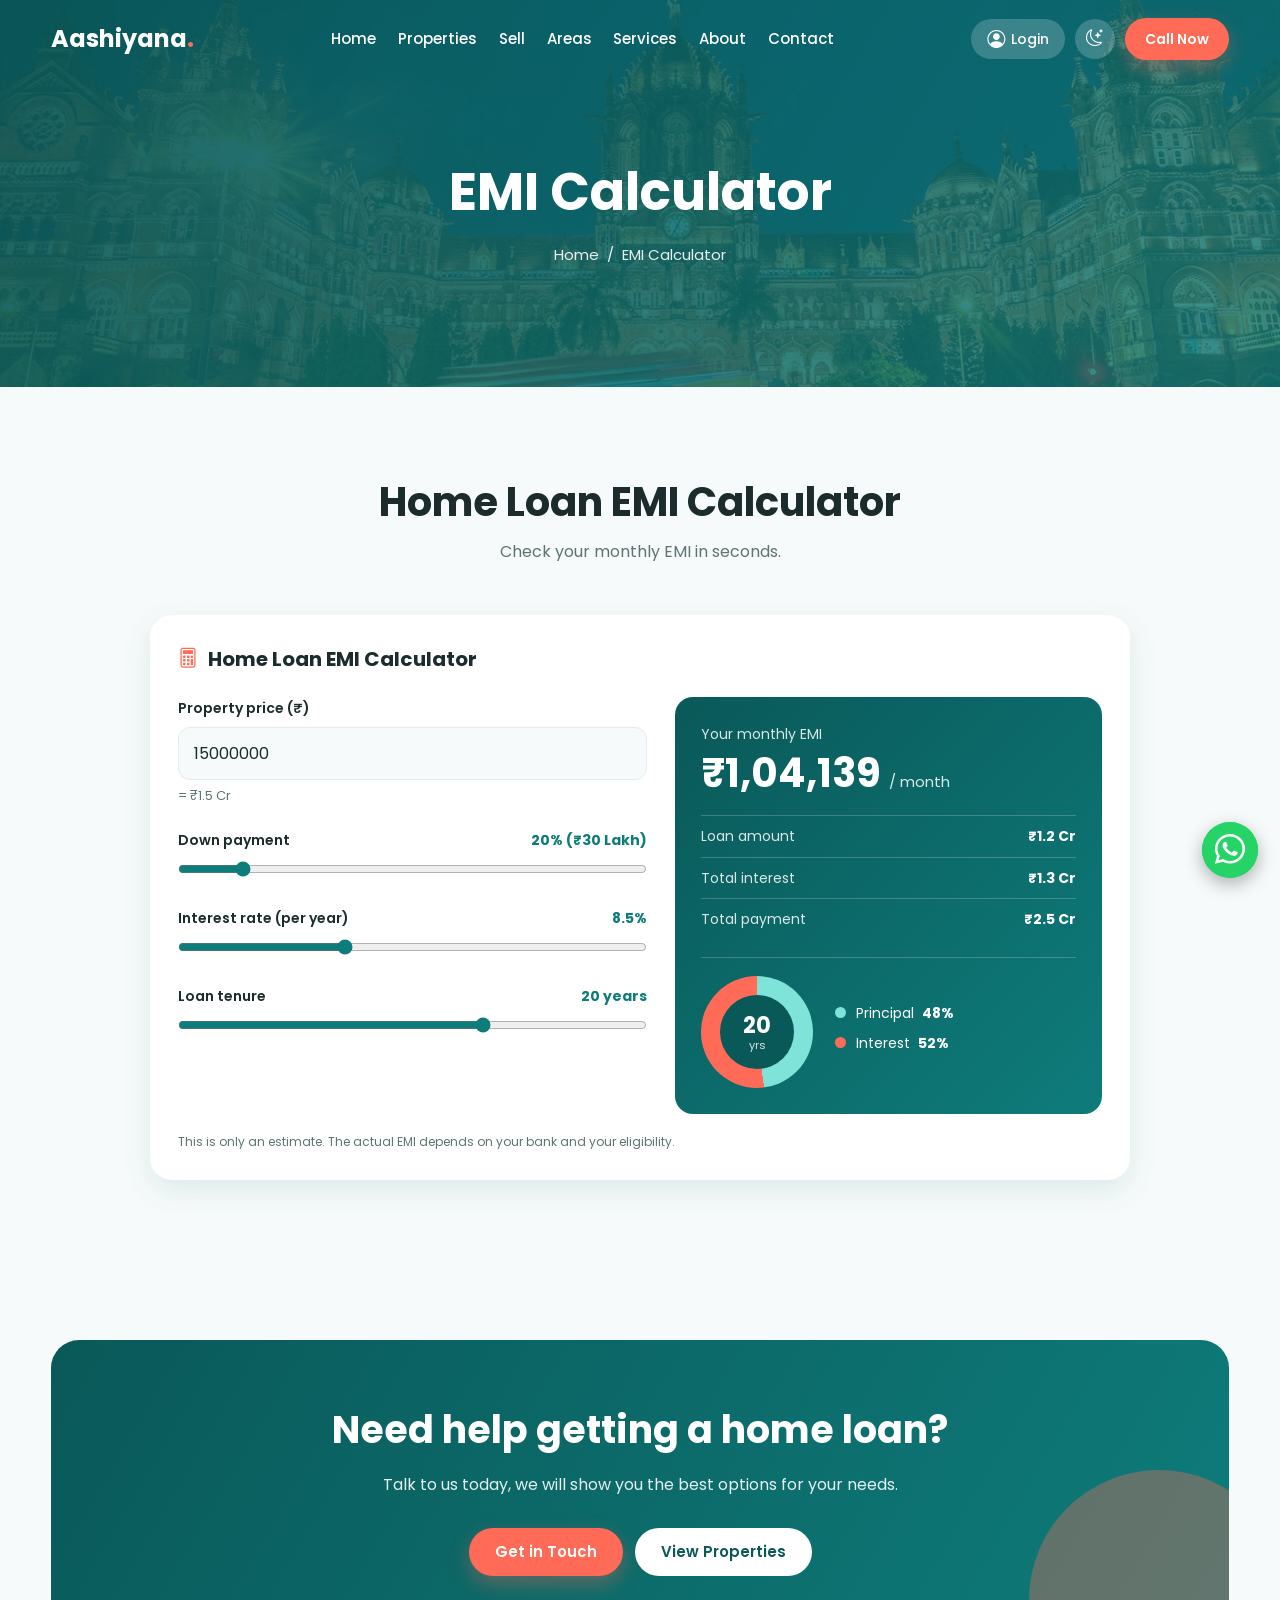
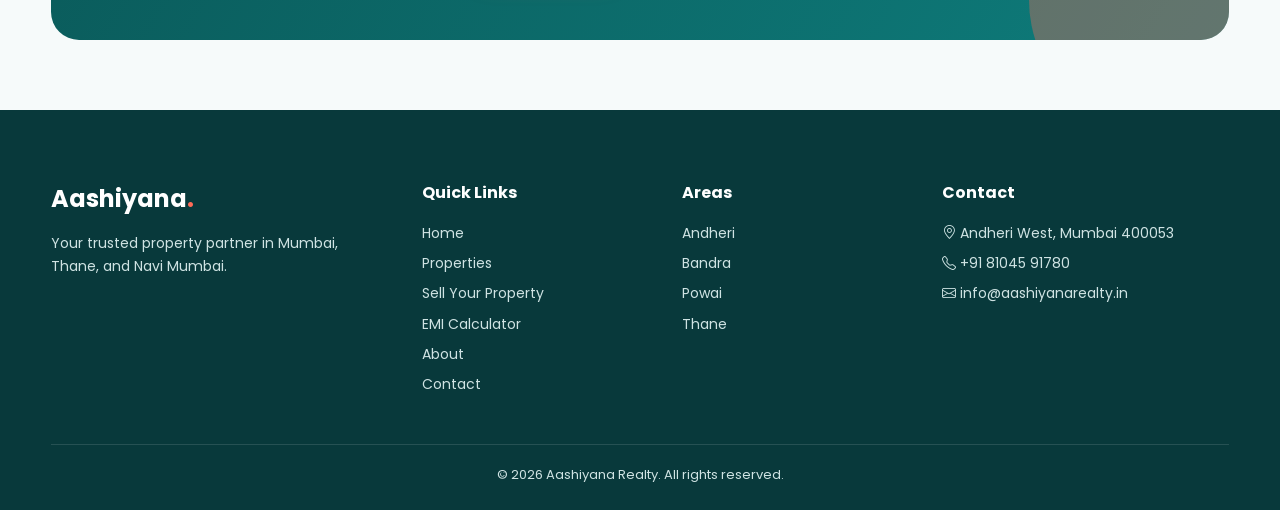
<file: public/emi.html>
<!DOCTYPE html>
<html lang="en">
  <head>
    <meta charset="UTF-8" />
    <meta name="viewport" content="width=device-width, initial-scale=1.0" />
    <title>EMI Calculator | Aashiyana Realty</title>
    <meta
      name="description"
      content="Home loan EMI calculator - check your monthly EMI, total interest and total payment in seconds."
    />

    <link rel="preconnect" href="https://fonts.googleapis.com" />
    <link rel="preconnect" href="https://fonts.gstatic.com" crossorigin />
    <link
      href="https://fonts.googleapis.com/css2?family=Poppins:wght@400;500;600;700&display=swap"
      rel="stylesheet"
    />
    <link
      rel="stylesheet"
      href="https://cdn.jsdelivr.net/npm/bootstrap-icons@1.11.3/font/bootstrap-icons.css"
    />

    <link rel="stylesheet" href="css/style.css" />
  </head>
  <body>
    <!-- ================= NAVBAR ================= -->
    <header class="nav" id="nav">
      <div class="container nav-inner">
        <a href="index.html" class="logo">Aashiyana<span>.</span></a>

        <nav class="menu" id="menu">
          <a href="index.html">Home</a>
          <a href="properties.html">Properties</a>
          <a href="sell.html">Sell</a>
          <a href="index.html#areas">Areas</a>
          <a href="index.html#services">Services</a>
          <a href="about.html">About</a>
          <a href="contact.html">Contact</a>
        </nav>

        <div class="nav-right">
          <button class="icon-btn" id="themeBtn" aria-label="Dark mode">
            <i class="bi bi-moon-stars"></i>
          </button>
          <a href="tel:+918104591780" class="btn btn-coral">Call Now</a>
          <button class="icon-btn burger" id="burger" aria-label="Menu">
            <i class="bi bi-list"></i>
          </button>
        </div>
      </div>
    </header>

    <!-- ================= PAGE BANNER ================= -->
    <section class="page-hero">
      <div class="container">
        <h1>EMI Calculator</h1>
        <p class="breadcrumb">
          <a href="index.html">Home</a> &nbsp;/&nbsp; EMI Calculator
        </p>
      </div>
    </section>

    <!-- ================= CALCULATOR ================= -->
    <section>
      <div class="container">
        <div class="section-head">
          <h2>Home Loan EMI Calculator</h2>
          <p>Check your monthly EMI in seconds.</p>
        </div>

        <!-- Calculator emi.js banati hai (emi-page.js se) -->
        <div id="emiPage"></div>
      </div>
    </section>

    <!-- ================= CTA ================= -->
    <section class="cta">
      <div class="container">
        <div class="cta-box">
          <h2>Need help getting a home loan?</h2>
          <p>Talk to us today, we will show you the best options for your needs.</p>
          <a href="contact.html" class="btn btn-coral">Get in Touch</a>
          <a href="properties.html" class="btn btn-light">View Properties</a>
        </div>
      </div>
    </section>

    <!-- ================= FOOTER ================= -->
    <footer>
      <div class="container">
        <div class="foot-grid">
          <div>
            <a href="index.html" class="logo">Aashiyana<span>.</span></a>
            <p style="margin-top: 14px">
              Your trusted property partner in Mumbai, Thane, and Navi Mumbai.
            </p>
          </div>
          <div>
            <h4>Quick Links</h4>
            <ul>
              <li><a href="index.html">Home</a></li>
              <li><a href="properties.html">Properties</a></li>
              <li><a href="sell.html">Sell Your Property</a></li>
              <li><a href="emi.html">EMI Calculator</a></li>
              <li><a href="about.html">About</a></li>
              <li><a href="contact.html">Contact</a></li>
            </ul>
          </div>
          <div>
            <h4>Areas</h4>
            <ul>
              <li><a href="properties.html?area=Andheri">Andheri</a></li>
              <li><a href="properties.html?area=Bandra">Bandra</a></li>
              <li><a href="properties.html?area=Powai">Powai</a></li>
              <li><a href="properties.html?area=Thane">Thane</a></li>
            </ul>
          </div>
          <div>
            <h4>Contact</h4>
            <ul>
              <li><i class="bi bi-geo-alt"></i> Andheri West, Mumbai 400053</li>
              <li><i class="bi bi-telephone"></i> +91 81045 91780</li>
              <li><i class="bi bi-envelope"></i> info@aashiyanarealty.in</li>
            </ul>
          </div>
        </div>
        <div class="copy">
          &copy; <span id="year"></span> Aashiyana Realty. All rights reserved.
        </div>
      </div>
    </footer>

    <a
      href="https://wa.me/918104591780?text=Hi%2C%20I%20need%20help%20with%20a%20home%20loan"
      class="wa-float"
      target="_blank"
      rel="noopener"
      aria-label="Chat on WhatsApp"
    >
      <i class="bi bi-whatsapp"></i>
    </a>

    <script src="js/main.js"></script>
    <script src="js/emi.js"></script>
    <script src="js/emi-page.js"></script>
  </body>
</html>
</file>
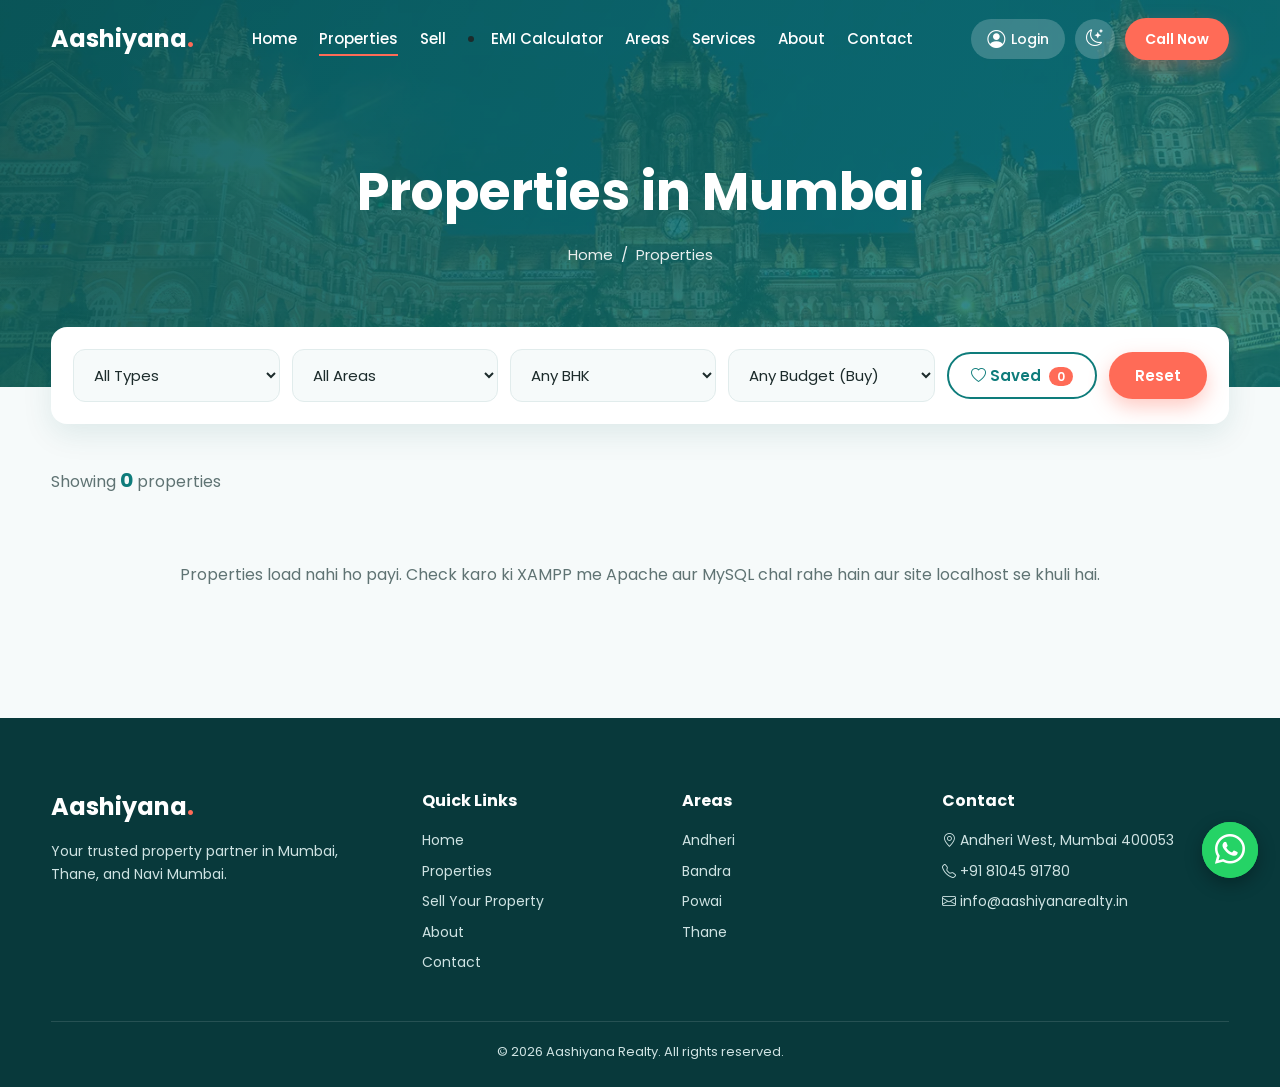
<file: public/properties.html>
<!DOCTYPE html>
<html lang="en">
  <head>
    <meta charset="UTF-8" />
    <meta name="viewport" content="width=device-width, initial-scale=1.0" />
    <title>Properties in Mumbai | Aashiyana Realty</title>
    <meta
      name="description"
      content="Browse flats for sale, rent and commercial spaces in Mumbai, Thane and Navi Mumbai. Filter by area, BHK and budget."
    />

    <link rel="preconnect" href="https://fonts.googleapis.com" />
    <link rel="preconnect" href="https://fonts.gstatic.com" crossorigin />
    <link
      href="https://fonts.googleapis.com/css2?family=Poppins:wght@400;500;600;700&display=swap"
      rel="stylesheet"
    />
    <link
      rel="stylesheet"
      href="https://cdn.jsdelivr.net/npm/bootstrap-icons@1.11.3/font/bootstrap-icons.css"
    />

    <link rel="stylesheet" href="css/style.css" />
  </head>
  <body>
    <!-- ================= NAVBAR ================= -->
    <header class="nav" id="nav">
      <div class="container nav-inner">
        <a href="index.html" class="logo">Aashiyana<span>.</span></a>

        <nav class="menu" id="menu">
          <a href="index.html">Home</a>
          <a href="properties.html" class="active">Properties</a>
          <a href="sell.html">Sell</a>
          <li><a href="emi.html">EMI Calculator</a></li>
          <a href="index.html#areas">Areas</a>
          <a href="index.html#services">Services</a>
          <a href="about.html">About</a>
          <a href="contact.html">Contact</a>
        </nav>

        <div class="nav-right">
          <button class="icon-btn" id="themeBtn" aria-label="Dark mode">
            <i class="bi bi-moon-stars"></i>
          </button>
          <a href="tel:+918104591780" class="btn btn-coral">Call Now</a>
          <button class="icon-btn burger" id="burger" aria-label="Menu">
            <i class="bi bi-list"></i>
          </button>
        </div>
      </div>
    </header>

    <!-- ================= PAGE BANNER ================= -->
    <section class="page-hero">
      <div class="container">
        <h1>Properties in Mumbai</h1>
        <p class="breadcrumb">
          <a href="index.html">Home</a> &nbsp;/&nbsp; Properties
        </p>
      </div>
    </section>

    <!-- ================= FILTER BAR ================= -->
    <section class="filter-wrap">
      <div class="container">
        <div class="filter-bar">
          <select id="fType">
            <option value="all">All Types</option>
            <option value="buy">Buy</option>
            <option value="rent">Rent</option>
            <option value="commercial">Commercial</option>
          </select>
          <select id="fArea">
            <option value="all">All Areas</option>
            <option>Andheri</option>
            <option>Bandra</option>
            <option>Powai</option>
            <option>Goregaon</option>
            <option>Borivali</option>
            <option>Mulund</option>
            <option>Worli</option>
            <option>Lower Parel</option>
            <option>Thane</option>
            <option>Navi Mumbai</option>
          </select>
          <select id="fBhk">
            <option value="all">Any BHK</option>
            <option value="1">1 BHK</option>
            <option value="2">2 BHK</option>
            <option value="3">3 BHK</option>
          </select>
          <select id="fBudget">
            <option value="all">Any Budget (Buy)</option>
            <option value="0-100">Under &#8377;1 Cr</option>
            <option value="100-200">&#8377;1 - 2 Cr</option>
            <option value="200-500">&#8377;2 - 5 Cr</option>
            <option value="500-99999">Above &#8377;5 Cr</option>
          </select>
          <button class="btn btn-outline" id="savedBtn">
            <i class="bi bi-heart"></i> Saved
            <span class="count" id="savedCount">0</span>
          </button>
          <button class="btn btn-coral" id="resetBtn">Reset</button>
        </div>
      </div>
    </section>

    <!-- ================= LISTINGS ================= -->
    <section class="listing">
      <div class="container">
        <p class="result-bar">
          Showing <strong id="resultCount">12</strong> properties
        </p>

        <!-- Properties ab database se aati hain (api/properties.php) -->
        <div class="props-grid" id="propGrid">
          <!-- Cards yahan JavaScript database se banayegi -->
        </div>

        <!-- Jab koi property match na kare -->
        <div id="noResults">
          <i class="bi bi-house-x"></i>
          <h3>No properties found for this filter.</h3>
          <p>Try changing the filters, or contact us on WhatsApp. We'll help you find the right property..</p>
          <a href="contact.html" class="btn btn-coral">Contact Us</a>
        </div>
      </div>
    </section>

    <!-- ================= FOOTER ================= -->
    <footer>
      <div class="container">
        <div class="foot-grid">
          <div>
            <a href="index.html" class="logo">Aashiyana<span>.</span></a>
            <p style="margin-top: 14px">
              Your trusted property partner in Mumbai, Thane, and Navi Mumbai.
            </p>
          </div>
          <div>
            <h4>Quick Links</h4>
            <ul>
              <li><a href="index.html">Home</a></li>
              <li><a href="properties.html">Properties</a></li>
              <li><a href="sell.html">Sell Your Property</a></li>
              <li><a href="about.html">About</a></li>
              <li><a href="contact.html">Contact</a></li>
            </ul>
          </div>
          <div>
            <h4>Areas</h4>
            <ul>
              <li><a href="properties.html?area=Andheri">Andheri</a></li>
              <li><a href="properties.html?area=Bandra">Bandra</a></li>
              <li><a href="properties.html?area=Powai">Powai</a></li>
              <li><a href="properties.html?area=Thane">Thane</a></li>
            </ul>
          </div>
          <div>
            <h4>Contact</h4>
            <ul>
              <li><i class="bi bi-geo-alt"></i> Andheri West, Mumbai 400053</li>
              <li><i class="bi bi-telephone"></i> +91 81045 91780</li>
              <li><i class="bi bi-envelope"></i> info@aashiyanarealty.in</li>
            </ul>
          </div>
        </div>
        <div class="copy">
          &copy; <span id="year"></span> Aashiyana Realty. All rights reserved.
        </div>
      </div>
    </footer>

    <a
      href="https://wa.me/918104591780?text=Hi%2C%20I%20am%20interested%20in%20a%20property%20in%20Mumbai"
      class="wa-float"
      target="_blank"
      rel="noopener"
      aria-label="Chat on WhatsApp"
    >
      <i class="bi bi-whatsapp"></i>
    </a>

    <script src="js/main.js"></script>
    <script src="js/properties.js"></script>
  </body>
</html>
</file>
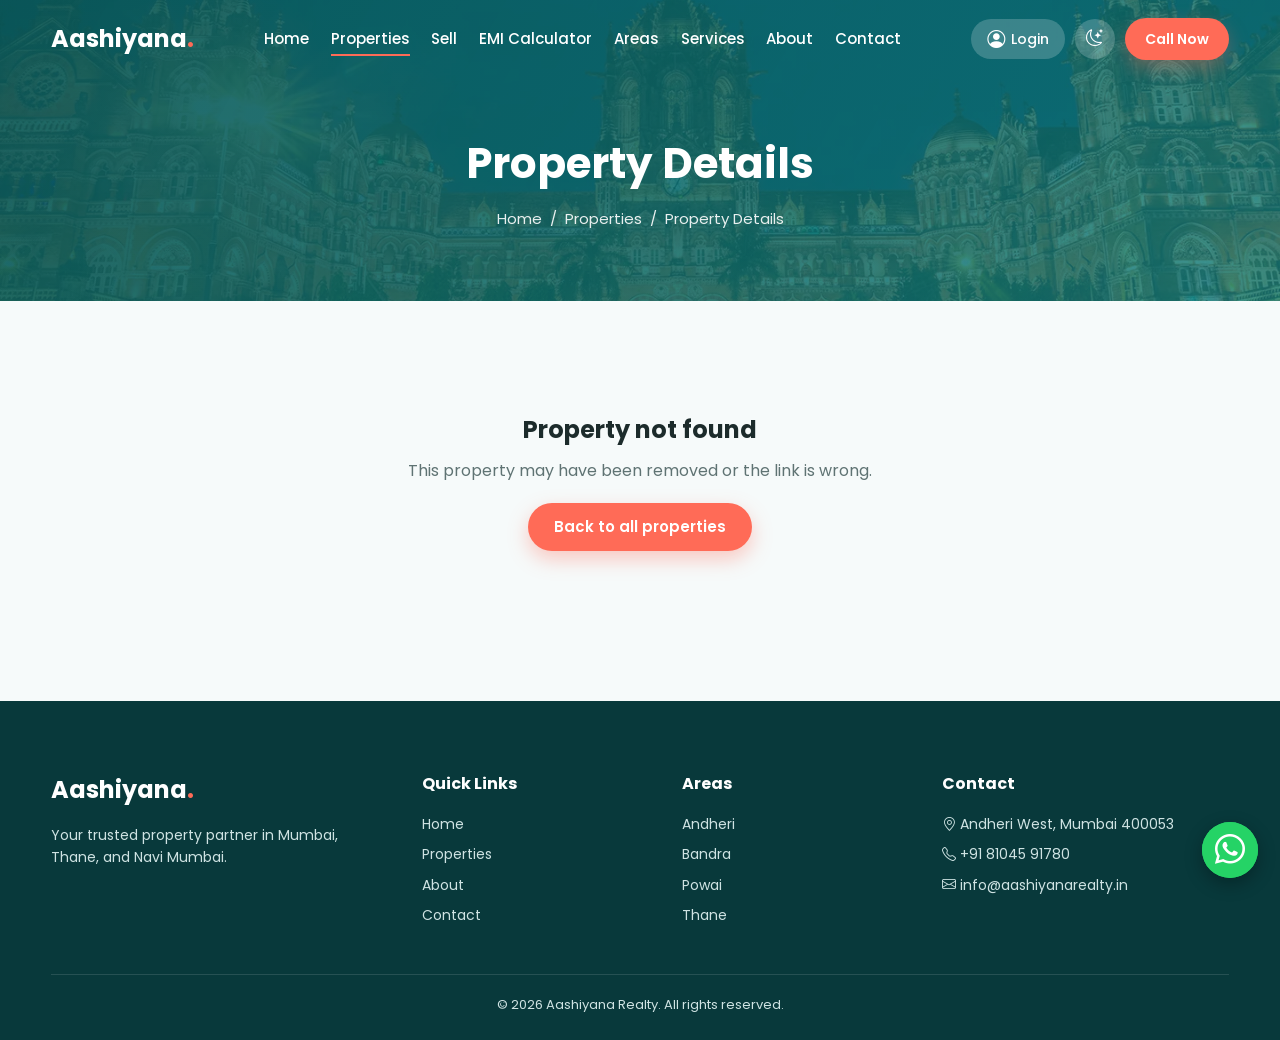
<file: public/property.html>
<!DOCTYPE html>
<html lang="en">
  <head>
    <meta charset="UTF-8" />
    <meta name="viewport" content="width=device-width, initial-scale=1.0" />
    <title>Property Details | Aashiyana Realty</title>
    <meta
      name="description"
      content="Property details, photo, location and enquiry form - Aashiyana Realty, Mumbai."
    />

    <link rel="preconnect" href="https://fonts.googleapis.com" />
    <link rel="preconnect" href="https://fonts.gstatic.com" crossorigin />
    <link
      href="https://fonts.googleapis.com/css2?family=Poppins:wght@400;500;600;700&display=swap"
      rel="stylesheet"
    />
    <link
      rel="stylesheet"
      href="https://cdn.jsdelivr.net/npm/bootstrap-icons@1.11.3/font/bootstrap-icons.css"
    />

    <link rel="stylesheet" href="css/style.css" />
  </head>
  <body>
    <!-- ================= NAVBAR ================= -->
    <header class="nav" id="nav">
      <div class="container nav-inner">
        <a href="index.html" class="logo">Aashiyana<span>.</span></a>

        <nav class="menu" id="menu">
          <a href="index.html">Home</a>
          <a href="properties.html" class="active">Properties</a>
          <a href="sell.html">Sell</a>
          <a href="emi.html">EMI Calculator</a>
          <a href="index.html#areas">Areas</a>
          <a href="index.html#services">Services</a>
          <a href="about.html">About</a>
          <a href="contact.html">Contact</a>
        </nav>

        <div class="nav-right">
          <button class="icon-btn" id="themeBtn" aria-label="Dark mode">
            <i class="bi bi-moon-stars"></i>
          </button>
          <a href="tel:+918104591780" class="btn btn-coral">Call Now</a>
          <button class="icon-btn burger" id="burger" aria-label="Menu">
            <i class="bi bi-list"></i>
          </button>
        </div>
      </div>
    </header>

    <!-- ================= PAGE BANNER ================= -->
    <!-- Heading (property ka naam) property.js database se aane ke baad likhti hai -->
    <section class="page-hero detail-hero">
      <div class="container">
        <h1 id="detailTitle">Property Details</h1>
        <p class="breadcrumb">
          <a href="index.html">Home</a> &nbsp;/&nbsp;
          <a href="properties.html">Properties</a> &nbsp;/&nbsp; Property Details
        </p>
      </div>
    </section>

    <!-- ================= PROPERTY DETAILS ================= -->
    <section class="detail-section">
      <div class="container">
        <!-- Poora content yahan property.js banati hai -->
        <div id="detail"></div>
      </div>
    </section>

    <!-- ================= FOOTER ================= -->
    <footer>
      <div class="container">
        <div class="foot-grid">
          <div>
            <a href="index.html" class="logo">Aashiyana<span>.</span></a>
            <p style="margin-top: 14px">
              Your trusted property partner in Mumbai, Thane, and Navi Mumbai.
            </p>
          </div>
          <div>
            <h4>Quick Links</h4>
            <ul>
              <li><a href="index.html">Home</a></li>
              <li><a href="properties.html">Properties</a></li>
              <li><a href="about.html">About</a></li>
              <li><a href="contact.html">Contact</a></li>
            </ul>
          </div>
          <div>
            <h4>Areas</h4>
            <ul>
              <li><a href="properties.html?area=Andheri">Andheri</a></li>
              <li><a href="properties.html?area=Bandra">Bandra</a></li>
              <li><a href="properties.html?area=Powai">Powai</a></li>
              <li><a href="properties.html?area=Thane">Thane</a></li>
            </ul>
          </div>
          <div>
            <h4>Contact</h4>
            <ul>
              <li><i class="bi bi-geo-alt"></i> Andheri West, Mumbai 400053</li>
              <li><i class="bi bi-telephone"></i> +91 81045 91780</li>
              <li><i class="bi bi-envelope"></i> info@aashiyanarealty.in</li>
            </ul>
          </div>
        </div>
        <div class="copy">
          &copy; <span id="year"></span> Aashiyana Realty. All rights reserved.
        </div>
      </div>
    </footer>

    <a
      href="https://wa.me/918104591780?text=Hi%2C%20I%20am%20interested%20in%20a%20property%20in%20Mumbai"
      class="wa-float"
      target="_blank"
      rel="noopener"
      aria-label="Chat on WhatsApp"
    >
      <i class="bi bi-whatsapp"></i>
    </a>

    <script src="js/main.js"></script>
    <script src="js/emi.js"></script>
    <script src="js/property.js"></script>
  </body>
</html>
</file>
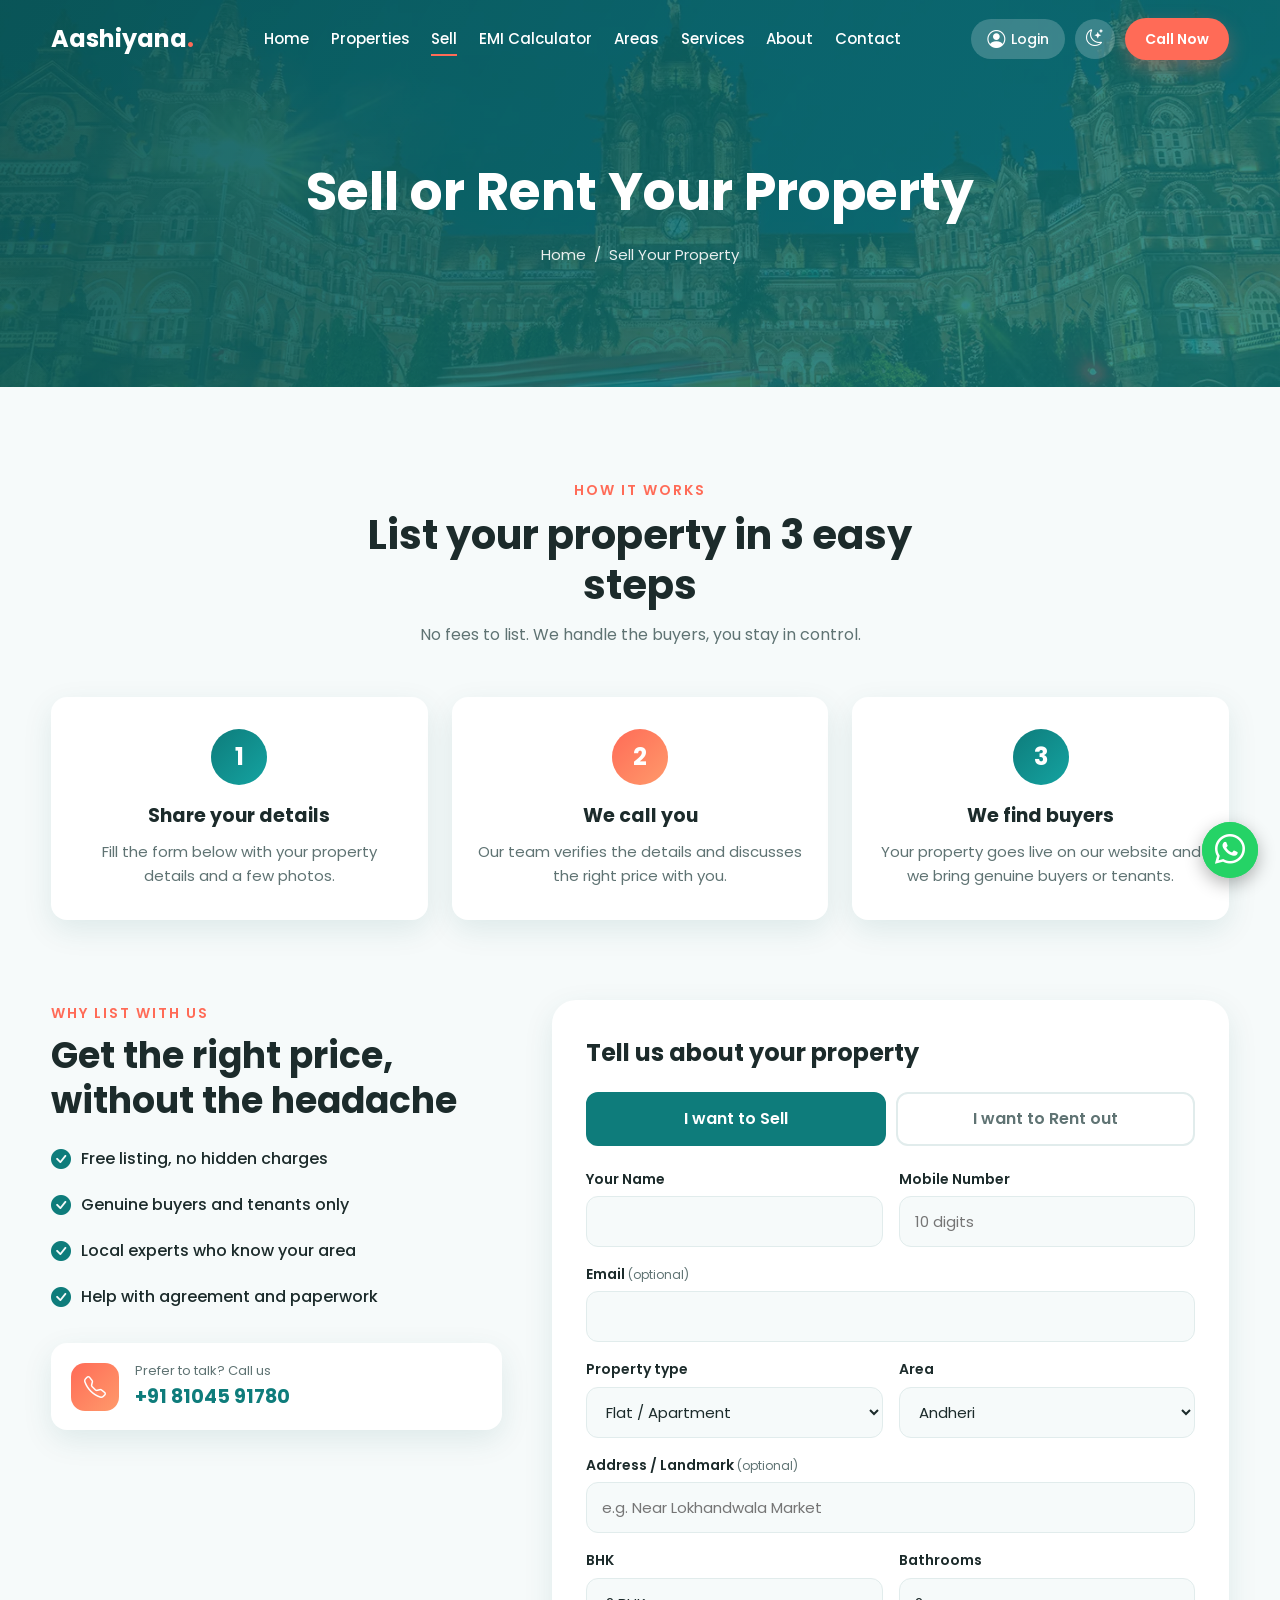
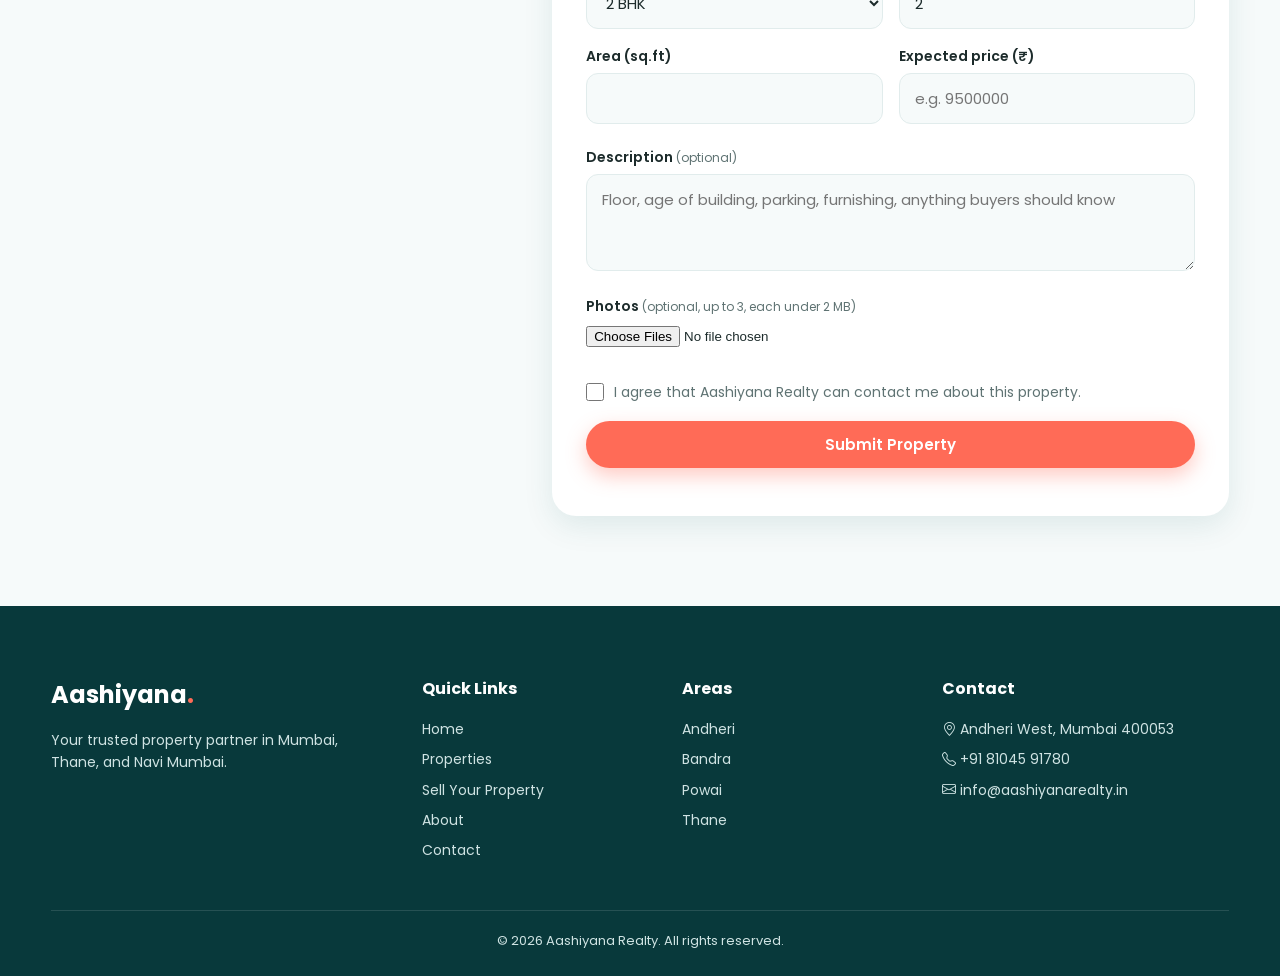
<file: public/sell.html>
<!DOCTYPE html>
<html lang="en">
  <head>
    <meta charset="UTF-8" />
    <meta name="viewport" content="width=device-width, initial-scale=1.0" />
    <title>Sell or Rent Your Property | Aashiyana Realty</title>
    <meta
      name="description"
      content="Want to sell or rent your flat, house or shop in Mumbai? List your property with Aashiyana Realty for free."
    />

    <link rel="preconnect" href="https://fonts.googleapis.com" />
    <link rel="preconnect" href="https://fonts.gstatic.com" crossorigin />
    <link
      href="https://fonts.googleapis.com/css2?family=Poppins:wght@400;500;600;700&display=swap"
      rel="stylesheet"
    />
    <link
      rel="stylesheet"
      href="https://cdn.jsdelivr.net/npm/bootstrap-icons@1.11.3/font/bootstrap-icons.css"
    />

    <link rel="stylesheet" href="css/style.css" />
  </head>
  <body>
    <!-- ================= NAVBAR ================= -->
    <header class="nav" id="nav">
      <div class="container nav-inner">
        <a href="index.html" class="logo">Aashiyana<span>.</span></a>

        <nav class="menu" id="menu">
          <a href="index.html">Home</a>
          <a href="properties.html">Properties</a>
          <a href="sell.html" class="active">Sell</a>
          <a href="emi.html">EMI Calculator</a>
          <a href="index.html#areas">Areas</a>
          <a href="index.html#services">Services</a>
          <a href="about.html">About</a>
          <a href="contact.html">Contact</a>
        </nav>

        <div class="nav-right">
          <button class="icon-btn" id="themeBtn" aria-label="Dark mode">
            <i class="bi bi-moon-stars"></i>
          </button>
          <a href="tel:+918104591780" class="btn btn-coral">Call Now</a>
          <button class="icon-btn burger" id="burger" aria-label="Menu">
            <i class="bi bi-list"></i>
          </button>
        </div>
      </div>
    </header>

    <!-- ================= PAGE BANNER ================= -->
    <section class="page-hero">
      <div class="container">
        <h1>Sell or Rent Your Property</h1>
        <p class="breadcrumb">
          <a href="index.html">Home</a> &nbsp;/&nbsp; Sell Your Property
        </p>
      </div>
    </section>

    <!-- ================= HOW IT WORKS ================= -->
    <section class="sell-steps-section">
      <div class="container">
        <div class="section-head reveal">
          <span class="tag">How it works</span>
          <h2>List your property in 3 easy steps</h2>
          <p>No fees to list. We handle the buyers, you stay in control.</p>
        </div>
        <div class="steps">
          <div class="step reveal">
            <div class="step-num">1</div>
            <h3>Share your details</h3>
            <p>Fill the form below with your property details and a few photos.</p>
          </div>
          <div class="step reveal">
            <div class="step-num">2</div>
            <h3>We call you</h3>
            <p>Our team verifies the details and discusses the right price with you.</p>
          </div>
          <div class="step reveal">
            <div class="step-num">3</div>
            <h3>We find buyers</h3>
            <p>Your property goes live on our website and we bring genuine buyers or tenants.</p>
          </div>
        </div>
      </div>
    </section>

    <!-- ================= FORM ================= -->
    <section class="sell-form-section">
      <div class="container sell-grid">
        <!-- Left: benefits -->
        <div class="sell-info reveal">
          <span class="tag">Why list with us</span>
          <h2>Get the right price, without the headache</h2>
          <ul class="benefits">
            <li><i class="bi bi-check-circle-fill"></i> Free listing, no hidden charges</li>
            <li><i class="bi bi-check-circle-fill"></i> Genuine buyers and tenants only</li>
            <li><i class="bi bi-check-circle-fill"></i> Local experts who know your area</li>
            <li><i class="bi bi-check-circle-fill"></i> Help with agreement and paperwork</li>
          </ul>
          <div class="sell-call">
            <i class="bi bi-telephone"></i>
            <div>
              <span>Prefer to talk? Call us</span>
              <a href="tel:+918104591780">+91 81045 91780</a>
            </div>
          </div>
        </div>

        <!-- Right: form card -->
        <div class="sell-card reveal" id="sellCard">
          <h3>Tell us about your property</h3>

          <form id="sellForm" novalidate>
            <!-- Spam jaal: insaan ko ye dikhta nahi, bots bhar dete hain -->
            <input type="text" name="website" class="hp" tabindex="-1" autocomplete="off" />

            <!-- Sell ya Rent -->
            <div class="seg">
              <label><input type="radio" name="listing_type" value="sell" checked /><span>I want to Sell</span></label>
              <label><input type="radio" name="listing_type" value="rent" /><span>I want to Rent out</span></label>
            </div>

            <div class="form-grid">
              <div class="field">
                <label for="ownerName">Your Name</label>
                <input type="text" id="ownerName" name="owner_name" maxlength="100" />
              </div>
              <div class="field">
                <label for="phone">Mobile Number</label>
                <input type="tel" id="phone" name="phone" maxlength="10" inputmode="numeric" placeholder="10 digits" />
              </div>
              <div class="field full">
                <label for="email">Email <span class="opt">(optional)</span></label>
                <input type="email" id="email" name="email" maxlength="120" />
              </div>

              <div class="field">
                <label for="propType">Property type</label>
                <select id="propType" name="property_type">
                  <option value="flat">Flat / Apartment</option>
                  <option value="house">Independent House / Villa</option>
                  <option value="plot">Plot / Land</option>
                  <option value="commercial">Office / Shop</option>
                </select>
              </div>
              <div class="field">
                <label for="area">Area</label>
                <select id="area" name="area">
                  <option>Andheri</option>
                  <option>Bandra</option>
                  <option>Powai</option>
                  <option>Goregaon</option>
                  <option>Borivali</option>
                  <option>Mulund</option>
                  <option>Worli</option>
                  <option>Lower Parel</option>
                  <option>Thane</option>
                  <option>Navi Mumbai</option>
                  <option>Other</option>
                </select>
              </div>

              <div class="field full">
                <label for="address">Address / Landmark <span class="opt">(optional)</span></label>
                <input type="text" id="address" name="address" maxlength="200" placeholder="e.g. Near Lokhandwala Market" />
              </div>

              <div class="field res-only">
                <label for="bhk">BHK</label>
                <select id="bhk" name="bhk">
                  <option value="1">1 BHK</option>
                  <option value="2" selected>2 BHK</option>
                  <option value="3">3 BHK</option>
                  <option value="4">4 BHK</option>
                  <option value="5">5+ BHK</option>
                </select>
              </div>
              <div class="field res-only">
                <label for="bathrooms">Bathrooms</label>
                <input type="number" id="bathrooms" name="bathrooms" min="0" max="10" value="2" />
              </div>

              <div class="field">
                <label for="sqft">Area (sq.ft)</label>
                <input type="number" id="sqft" name="sqft" min="1" />
              </div>
              <div class="field">
                <label for="price" id="priceLabel">Expected price (&#8377;)</label>
                <input type="text" id="price" name="expected_price" inputmode="numeric" placeholder="e.g. 9500000" />
                <div class="hint" id="priceHint"></div>
              </div>

              <div class="field full">
                <label for="description">Description <span class="opt">(optional)</span></label>
                <textarea id="description" name="description" rows="3" maxlength="1500"
                          placeholder="Floor, age of building, parking, furnishing, anything buyers should know"></textarea>
              </div>

              <div class="field full">
                <label for="photos">Photos <span class="opt">(optional, up to 3, each under 2 MB)</span></label>
                <input type="file" id="photos" name="photos[]" accept="image/jpeg,image/png,image/webp" multiple />
                <div class="previews" id="previews"></div>
              </div>
            </div>

            <label class="consent">
              <input type="checkbox" name="consent" id="consent" value="1" />
              I agree that Aashiyana Realty can contact me about this property.
            </label>

            <button type="submit" class="btn btn-coral" id="sellBtn">Submit Property</button>
            <div class="form-status" id="formStatus"></div>
          </form>
        </div>
      </div>
    </section>

    <!-- ================= FOOTER ================= -->
    <footer>
      <div class="container">
        <div class="foot-grid">
          <div>
            <a href="index.html" class="logo">Aashiyana<span>.</span></a>
            <p style="margin-top: 14px">
              Your trusted property partner in Mumbai, Thane, and Navi Mumbai.
            </p>
          </div>
          <div>
            <h4>Quick Links</h4>
            <ul>
              <li><a href="index.html">Home</a></li>
              <li><a href="properties.html">Properties</a></li>
              <li><a href="sell.html">Sell Your Property</a></li>
              <li><a href="about.html">About</a></li>
              <li><a href="contact.html">Contact</a></li>
            </ul>
          </div>
          <div>
            <h4>Areas</h4>
            <ul>
              <li><a href="properties.html?area=Andheri">Andheri</a></li>
              <li><a href="properties.html?area=Bandra">Bandra</a></li>
              <li><a href="properties.html?area=Powai">Powai</a></li>
              <li><a href="properties.html?area=Thane">Thane</a></li>
            </ul>
          </div>
          <div>
            <h4>Contact</h4>
            <ul>
              <li><i class="bi bi-geo-alt"></i> Andheri West, Mumbai 400053</li>
              <li><i class="bi bi-telephone"></i> +91 81045 91780</li>
              <li><i class="bi bi-envelope"></i> info@aashiyanarealty.in</li>
            </ul>
          </div>
        </div>
        <div class="copy">
          &copy; <span id="year"></span> Aashiyana Realty. All rights reserved.
        </div>
      </div>
    </footer>

    <a
      href="https://wa.me/918104591780?text=Hi%2C%20I%20want%20to%20sell%20my%20property"
      class="wa-float"
      target="_blank"
      rel="noopener"
      aria-label="Chat on WhatsApp"
    >
      <i class="bi bi-whatsapp"></i>
    </a>

    <script src="js/main.js"></script>
    <script src="js/sell.js"></script>
  </body>
</html>
</file>
<file: public/css/style.css>
/* =========================================================
   Aashiyana Realty - Main Stylesheet
   Theme: Fresh Modern Teal & Coral
   ========================================================= */

/* ---------- 1. COLORS & SETTINGS (CSS variables) ----------
   Yahan se poori site ka color ek jagah se badal sakte ho. */
:root {
  --teal: #0e7c7b;
  --teal-dark: #0a5959;
  --coral: #ff6b57;
  --coral-dark: #e9523d;

  --bg: #f6fafa;
  --card: #ffffff;
  --text: #1c2b2b;
  --muted: #5f7373;
  --border: #e1ecec;

  --radius: 16px;
  --shadow: 0 10px 30px rgba(10, 89, 89, 0.1);
  --font: "Poppins", sans-serif;
}

/* Dark mode: body par class="dark" lagte hi ye colors use honge */
body.dark {
  --bg: #0c1617;
  --card: #132326;
  --text: #e6f0f0;
  --muted: #98b0b0;
  --border: #20373b;
  --shadow: 0 10px 30px rgba(0, 0, 0, 0.35);
}

/* ---------- 2. BASIC RESET ---------- */
* {
  box-sizing: border-box;
  margin: 0;
  padding: 0;
}
html {
  scroll-behavior: smooth;
}
body {
  font-family: var(--font);
  background: var(--bg);
  color: var(--text);
  line-height: 1.6;
  transition: background 0.3s, color 0.3s;
}
img {
  max-width: 100%;
  display: block;
}
a {
  color: inherit;
  text-decoration: none;
}
ul {
  list-style: none;
}
.container {
  width: min(1180px, 92%);
  margin: 0 auto;
}
section {
  padding: 90px 0;
}

/* ---------- 3. BUTTONS & HEADINGS ---------- */
.btn {
  display: inline-block;
  padding: 12px 26px;
  border: 0;
  border-radius: 50px;
  font-family: inherit;
  font-size: 15px;
  font-weight: 600;
  cursor: pointer;
  transition: transform 0.25s, box-shadow 0.25s, background 0.25s;
}
.btn:hover {
  transform: translateY(-3px);
}
.btn-coral {
  background: var(--coral);
  color: #fff;
  box-shadow: 0 8px 20px rgba(255, 107, 87, 0.35);
}
.btn-coral:hover {
  background: var(--coral-dark);
}
.btn-teal {
  background: var(--teal);
  color: #fff;
}
.btn-teal:hover {
  background: var(--teal-dark);
}
.btn-light {
  background: #fff;
  color: var(--teal-dark);
}

.section-head {
  text-align: center;
  max-width: 620px;
  margin: 0 auto 50px;
}
.section-head .tag {
  display: inline-block;
  color: var(--coral);
  font-weight: 600;
  font-size: 14px;
  letter-spacing: 2px;
  text-transform: uppercase;
  margin-bottom: 8px;
}
.section-head h2 {
  font-size: clamp(28px, 4vw, 40px);
  line-height: 1.25;
  margin-bottom: 12px;
}
.section-head p {
  color: var(--muted);
}

/* ---------- 4. NAVBAR (glass effect) ---------- */
.nav {
  position: fixed;
  top: 0;
  left: 0;
  width: 100%;
  z-index: 100;
  padding: 18px 0;
  transition: background 0.3s, padding 0.3s, box-shadow 0.3s;
}
.nav.scrolled {
  background: rgba(255, 255, 255, 0.75);
  backdrop-filter: blur(14px);
  -webkit-backdrop-filter: blur(14px);
  padding: 10px 0;
  box-shadow: 0 4px 20px rgba(0, 0, 0, 0.08);
}
body.dark .nav.scrolled {
  background: rgba(12, 22, 23, 0.8);
}
.nav-inner {
  display: flex;
  align-items: center;
  justify-content: space-between;
}
.logo {
  font-size: 24px;
  font-weight: 700;
  color: #fff;
}
.logo span {
  color: var(--coral);
}
.nav.scrolled .logo {
  color: var(--teal-dark);
}
body.dark .nav.scrolled .logo {
  color: #fff;
}
.menu {
  display: flex;
  align-items: center;
  gap: 30px;
}
.menu a {
  color: #fff;
  font-weight: 500;
  font-size: 15px;
  position: relative;
}
.nav.scrolled .menu a {
  color: var(--text);
}
.menu a:not(.btn)::after {
  content: "";
  position: absolute;
  left: 0;
  bottom: -5px;
  width: 0;
  height: 2px;
  background: var(--coral);
  transition: width 0.3s;
}
.menu a:not(.btn):hover::after,
.menu a.active::after {
  width: 100%;
}
.nav-right {
  display: flex;
  align-items: center;
  gap: 14px;
}
.icon-btn {
  width: 40px;
  height: 40px;
  border-radius: 50%;
  border: 0;
  background: rgba(255, 255, 255, 0.2);
  color: #fff;
  font-size: 17px;
  cursor: pointer;
  transition: background 0.3s;
}
.nav.scrolled .icon-btn {
  background: var(--border);
  color: var(--text);
}
.burger {
  display: none;
}

/* ---------- 5. HERO ---------- */
.hero {
  position: relative;
  min-height: 100vh;
  display: flex;
  align-items: center;
  padding: 130px 0 90px;
  background: linear-gradient(120deg, rgba(10, 89, 89, 0.92), rgba(10, 60, 70, 0.75)),
    url("../images/hero_bg_3.jpg") center/cover no-repeat;
  color: #fff;
  overflow: hidden;
}
/* Peeche floating gol shapes (decoration) */
.hero::before,
.hero::after {
  content: "";
  position: absolute;
  border-radius: 50%;
  filter: blur(2px);
  animation: float 8s ease-in-out infinite;
}
.hero::before {
  width: 320px;
  height: 320px;
  right: -80px;
  top: 90px;
  background: rgba(255, 107, 87, 0.22);
}
.hero::after {
  width: 200px;
  height: 200px;
  left: -60px;
  bottom: 60px;
  background: rgba(255, 255, 255, 0.1);
  animation-delay: -4s;
}
@keyframes float {
  50% {
    transform: translateY(-30px);
  }
}
.hero-content {
  position: relative;
  z-index: 2;
  max-width: 760px;
}
.hero .pill {
  display: inline-block;
  background: rgba(255, 255, 255, 0.15);
  padding: 6px 16px;
  border-radius: 50px;
  font-size: 14px;
  margin-bottom: 18px;
}
.hero h1 {
  font-size: clamp(34px, 6vw, 62px);
  line-height: 1.15;
  margin-bottom: 18px;
}
.hero h1 .typed-wrap {
  color: var(--coral);
}
#typed::after {
  content: "|";
  margin-left: 3px;
  animation: blink 0.9s steps(1) infinite;
}
@keyframes blink {
  50% {
    opacity: 0;
  }
}
.hero p.lead {
  font-size: 18px;
  opacity: 0.9;
  margin-bottom: 34px;
  max-width: 560px;
}

/* Search box */
.search-box {
  background: var(--card);
  color: var(--text);
  border-radius: 20px;
  padding: 10px 10px 18px;
  box-shadow: 0 25px 60px rgba(0, 0, 0, 0.3);
  max-width: 820px;
}
.tabs {
  display: flex;
  gap: 6px;
  padding: 6px;
}
.tab {
  padding: 9px 22px;
  border: 0;
  background: transparent;
  border-radius: 50px;
  font-family: inherit;
  font-weight: 600;
  color: var(--muted);
  cursor: pointer;
  transition: 0.25s;
}
.tab.active {
  background: var(--teal);
  color: #fff;
}
.search-row {
  display: grid;
  grid-template-columns: repeat(3, 1fr) auto;
  gap: 12px;
  padding: 10px 14px 0;
}
.search-row select {
  padding: 14px 16px;
  border: 1px solid var(--border);
  border-radius: 12px;
  background: var(--bg);
  color: var(--text);
  font-family: inherit;
  font-size: 15px;
}

/* ---------- 6. STATS STRIP ---------- */
.stats {
  padding: 0;
  margin-top: -55px;
  position: relative;
  z-index: 5;
}
.stats-grid {
  background: var(--card);
  border-radius: var(--radius);
  box-shadow: var(--shadow);
  display: grid;
  grid-template-columns: repeat(4, 1fr);
  text-align: center;
  padding: 30px 10px;
}
.stat h3 {
  font-size: 36px;
  color: var(--teal);
}
.stat h3::after {
  content: "+";
  color: var(--coral);
}
.stat p {
  color: var(--muted);
  font-size: 14px;
}

/* ---------- 7. AREAS ---------- */
.areas-grid {
  display: grid;
  grid-template-columns: repeat(3, 1fr);
  gap: 22px;
}
.area-card {
  position: relative;
  height: 210px;
  border-radius: var(--radius);
  padding: 22px;
  color: #fff;
  display: flex;
  flex-direction: column;
  justify-content: flex-end;
  overflow: hidden;
  transition: transform 0.35s, box-shadow 0.35s;
}
.area-card:hover {
  transform: translateY(-8px) scale(1.02);
  box-shadow: var(--shadow);
}
.area-card::before {
  content: "";
  position: absolute;
  width: 160px;
  height: 160px;
  right: -40px;
  top: -40px;
  border-radius: 50%;
  background: rgba(255, 255, 255, 0.15);
  transition: transform 0.5s;
}
.area-card:hover::before {
  transform: scale(1.6);
}
.area-card h3 {
  font-size: 22px;
  position: relative;
}
.area-card p {
  font-size: 14px;
  opacity: 0.9;
  position: relative;
}
.a1 { background: linear-gradient(135deg, #0e7c7b, #14a3a1); }
.a2 { background: linear-gradient(135deg, #ff6b57, #ff9a6b); }
.a3 { background: linear-gradient(135deg, #0a5959, #0e7c7b); }
.a4 { background: linear-gradient(135deg, #f28c6f, #ff6b57); }
.a5 { background: linear-gradient(135deg, #14a3a1, #3fc4b8); }
.a6 { background: linear-gradient(135deg, #12606b, #0e7c7b); }

/* ---------- 8. PROPERTY CARDS ---------- */
.props-grid {
  display: grid;
  grid-template-columns: repeat(3, 1fr);
  gap: 26px;
}
.prop-card {
  background: var(--card);
  border-radius: var(--radius);
  overflow: hidden;
  box-shadow: var(--shadow);
  transition: transform 0.35s;
}
.prop-card:hover {
  transform: translateY(-8px);
}
.prop-img {
  position: relative;
  height: 220px;
  overflow: hidden;
}
.prop-img img {
  width: 100%;
  height: 100%;
  object-fit: cover;
  transition: transform 0.6s;
}
.prop-card:hover .prop-img img {
  transform: scale(1.12);
}
.badge {
  position: absolute;
  top: 14px;
  left: 14px;
  background: var(--coral);
  color: #fff;
  font-size: 12px;
  font-weight: 600;
  padding: 4px 14px;
  border-radius: 50px;
}
.prop-body {
  padding: 22px;
}
.price {
  font-size: 24px;
  font-weight: 700;
  color: var(--teal);
}
.price small {
  font-size: 14px;
  color: var(--muted);
  font-weight: 400;
}
.prop-body h3 {
  font-size: 17px;
  margin: 4px 0;
}
.loc {
  color: var(--muted);
  font-size: 14px;
}
.specs {
  display: flex;
  gap: 18px;
  margin: 14px 0 18px;
  padding-top: 14px;
  border-top: 1px solid var(--border);
  font-size: 14px;
  color: var(--muted);
}
.specs i {
  color: var(--teal);
  margin-right: 5px;
}
.center {
  text-align: center;
  margin-top: 44px;
}

/* ---------- 9. WHY US ---------- */
.why {
  background: var(--card);
}
.why-grid {
  display: grid;
  grid-template-columns: repeat(4, 1fr);
  gap: 24px;
}
.why-item {
  text-align: center;
  padding: 30px 20px;
  border-radius: var(--radius);
  border: 1px solid var(--border);
  transition: 0.35s;
}
.why-item:hover {
  border-color: var(--teal);
  transform: translateY(-6px);
  box-shadow: var(--shadow);
}
.why-icon {
  width: 68px;
  height: 68px;
  margin: 0 auto 16px;
  border-radius: 50%;
  display: grid;
  place-items: center;
  font-size: 28px;
  color: #fff;
  background: linear-gradient(135deg, var(--teal), #14a3a1);
}
.why-item:nth-child(even) .why-icon {
  background: linear-gradient(135deg, var(--coral), #ff9a6b);
}
.why-item h3 {
  font-size: 18px;
  margin-bottom: 8px;
}
.why-item p {
  color: var(--muted);
  font-size: 14px;
}

/* ---------- 10. TESTIMONIALS ---------- */
.tm-grid {
  display: grid;
  grid-template-columns: repeat(3, 1fr);
  gap: 24px;
}
.tm-card {
  background: var(--card);
  padding: 28px;
  border-radius: var(--radius);
  box-shadow: var(--shadow);
}
.stars {
  color: #ffb400;
  margin-bottom: 12px;
}
.tm-card p {
  color: var(--muted);
  margin-bottom: 18px;
}
.tm-user {
  display: flex;
  align-items: center;
  gap: 12px;
}
.avatar {
  width: 46px;
  height: 46px;
  border-radius: 50%;
  display: grid;
  place-items: center;
  background: var(--teal);
  color: #fff;
  font-weight: 600;
}
.tm-user h4 {
  font-size: 15px;
}
.tm-user span {
  font-size: 13px;
  color: var(--muted);
}

/* ---------- 11. CTA BAND ---------- */
.cta {
  padding: 70px 0;
}
.cta-box {
  background: linear-gradient(120deg, var(--teal-dark), var(--teal));
  border-radius: 28px;
  padding: 60px 40px;
  text-align: center;
  color: #fff;
  position: relative;
  overflow: hidden;
}
.cta-box::after {
  content: "";
  position: absolute;
  width: 260px;
  height: 260px;
  right: -60px;
  bottom: -90px;
  border-radius: 50%;
  background: rgba(255, 107, 87, 0.35);
}
.cta-box h2 {
  font-size: clamp(26px, 4vw, 38px);
  margin-bottom: 12px;
  position: relative;
}
.cta-box p {
  opacity: 0.9;
  margin-bottom: 26px;
  position: relative;
}
.cta-box .btn {
  position: relative;
  margin: 4px;
}

/* ---------- 12. FOOTER ---------- */
footer {
  background: #08393b;
  color: #cfe3e3;
  padding: 70px 0 24px;
}
.foot-grid {
  display: grid;
  grid-template-columns: 1.5fr 1fr 1fr 1.3fr;
  gap: 40px;
}
footer h4 {
  color: #fff;
  margin-bottom: 16px;
}
footer li {
  margin-bottom: 8px;
  font-size: 14px;
}
footer a:hover {
  color: var(--coral);
}
footer p {
  font-size: 14px;
}
.copy {
  margin-top: 40px;
  padding-top: 20px;
  border-top: 1px solid rgba(255, 255, 255, 0.12);
  text-align: center;
  font-size: 13px;
}

/* ---------- 13. FLOATING BUTTONS ---------- */
.wa-float {
  position: fixed;
  right: 22px;
  bottom: 22px;
  width: 56px;
  height: 56px;
  border-radius: 50%;
  background: #25d366;
  color: #fff;
  font-size: 30px;
  display: grid;
  place-items: center;
  z-index: 99;
  box-shadow: 0 6px 18px rgba(0, 0, 0, 0.3);
}
.wa-float::before {
  content: "";
  position: absolute;
  inset: 0;
  border-radius: 50%;
  background: #25d366;
  z-index: -1;
  animation: pulse 2s ease-out infinite;
}
@keyframes pulse {
  0% { transform: scale(1); opacity: 0.6; }
  100% { transform: scale(1.7); opacity: 0; }
}

/* ---------- 14. SCROLL REVEAL ANIMATION ----------
   .reveal wale elements shuru me chhupe rehte hain,
   scroll karne par JS 'show' class lagata hai. */
.reveal {
  opacity: 0;
  transform: translateY(40px);
  transition: opacity 0.8s ease, transform 0.8s ease;
}
.reveal.show {
  opacity: 1;
  transform: none;
}

/* ---------- 15. MOBILE / TABLET ---------- */
@media (max-width: 992px) {
  .areas-grid,
  .props-grid,
  .tm-grid { grid-template-columns: repeat(2, 1fr); }
  .why-grid { grid-template-columns: repeat(2, 1fr); }
  .stats-grid { grid-template-columns: repeat(2, 1fr); gap: 20px; }
  .foot-grid { grid-template-columns: 1fr 1fr; }
}
@media (max-width: 820px) {
  .burger { display: block; }
  .menu {
    position: fixed;
    top: 0;
    right: -100%;
    width: 75%;
    max-width: 320px;
    height: 100vh;
    background: var(--card);
    flex-direction: column;
    justify-content: center;
    gap: 26px;
    box-shadow: -10px 0 30px rgba(0, 0, 0, 0.2);
    transition: right 0.4s;
  }
  .menu.open { right: 0; }
  .menu a, .nav.scrolled .menu a { color: var(--text); }
  .search-row { grid-template-columns: 1fr; }
}
@media (max-width: 600px) {
  section { padding: 64px 0; }
  .areas-grid, .props-grid, .tm-grid, .why-grid, .foot-grid {
    grid-template-columns: 1fr;
  }
  .nav-right .btn { display: none; }
}
/* =========================================================
   ADDITIONS: Inner pages (Properties, About, Contact) ke liye
   Is poore code ko style.css ke SABSE NEECHE paste karo.
   ========================================================= */

/* ---------- Inner page banner ---------- */
.page-hero {
  padding: 150px 0 120px;
  text-align: center;
  color: #fff;
  background: linear-gradient(120deg, rgba(10, 89, 89, 0.93), rgba(14, 124, 123, 0.8)),
    url("../images/hero_bg_3.jpg") center/cover no-repeat;
}
.page-hero h1 {
  font-size: clamp(32px, 5vw, 52px);
  margin-bottom: 10px;
}
.breadcrumb {
  font-size: 15px;
  opacity: 0.9;
}
.breadcrumb a:hover {
  color: var(--coral);
}

/* ---------- Filter bar ---------- */
.filter-wrap {
  padding: 0;
  margin-top: -60px;
  position: relative;
  z-index: 5;
}
.filter-bar {
  background: var(--card);
  border-radius: var(--radius);
  box-shadow: var(--shadow);
  padding: 22px;
  display: grid;
  grid-template-columns: repeat(4, 1fr) auto auto;
  gap: 12px;
  align-items: center;
}
.filter-bar select {
  padding: 14px 16px;
  border: 1px solid var(--border);
  border-radius: 12px;
  background: var(--bg);
  color: var(--text);
  font-family: inherit;
  font-size: 15px;
  width: 100%;
}
.btn-outline {
  background: transparent;
  color: var(--teal);
  border: 2px solid var(--teal);
  padding: 10px 22px;
}
.btn-outline:hover,
.btn-outline.active {
  background: var(--teal);
  color: #fff;
}
.btn-outline .count {
  background: var(--coral);
  color: #fff;
  border-radius: 50px;
  font-size: 12px;
  padding: 1px 8px;
  margin-left: 4px;
}

/* ---------- Results ---------- */
.listing {
  padding: 40px 0 90px;
}
.result-bar {
  margin-bottom: 26px;
  color: var(--muted);
}
.result-bar strong {
  color: var(--teal);
  font-size: 20px;
}
.prop-card .enquire {
  width: 100%;
}
#noResults {
  display: none;
  text-align: center;
  padding: 60px 0;
}
#noResults i {
  font-size: 54px;
  color: var(--coral);
}
#noResults h3 {
  margin: 10px 0 6px;
}
#noResults p {
  color: var(--muted);
  margin-bottom: 20px;
}

/* ---------- Wishlist heart on cards ---------- */
.heart {
  position: absolute;
  top: 12px;
  right: 12px;
  z-index: 3;
  width: 40px;
  height: 40px;
  border: 0;
  border-radius: 50%;
  background: rgba(255, 255, 255, 0.92);
  color: var(--coral);
  font-size: 18px;
  cursor: pointer;
  transition: transform 0.25s;
}
.heart:hover {
  transform: scale(1.15);
}
.heart.saved {
  animation: pop 0.35s;
}
@keyframes pop {
  50% {
    transform: scale(1.35);
  }
}

@media (max-width: 992px) {
  .filter-bar {
    grid-template-columns: repeat(2, 1fr);
  }
}
@media (max-width: 600px) {
  .filter-bar {
    grid-template-columns: 1fr;
  }
}
/* =========================================================
   ABOUT PAGE ADDITIONS
   Is poore code ko style.css ke SABSE NEECHE paste karo
   (properties wale additions ke baad).
   ========================================================= */

/* ---------- Story section (image + text) ---------- */
.about-grid {
  display: grid;
  grid-template-columns: 1fr 1fr;
  gap: 60px;
  align-items: center;
}
.about-img {
  position: relative;
}
.about-img img {
  width: 100%;
  height: 460px;
  object-fit: cover;
  border-radius: 24px;
  box-shadow: var(--shadow);
}
/* Peeche coral rang ka offset frame */
.about-img::before {
  content: "";
  position: absolute;
  inset: 22px -18px -18px 22px;
  border: 3px solid var(--coral);
  border-radius: 24px;
  z-index: -1;
}
.exp-badge {
  position: absolute;
  left: -20px;
  bottom: 40px;
  background: var(--teal);
  color: #fff;
  padding: 18px 26px;
  border-radius: 18px;
  text-align: center;
  box-shadow: var(--shadow);
  animation: float 6s ease-in-out infinite;
}
.exp-badge strong {
  display: block;
  font-size: 34px;
  line-height: 1.1;
}
.exp-badge span {
  font-size: 13px;
}
.about-text .tag {
  color: var(--coral);
  font-weight: 600;
  font-size: 14px;
  letter-spacing: 2px;
  text-transform: uppercase;
}
.about-text h2 {
  font-size: clamp(28px, 4vw, 38px);
  line-height: 1.25;
  margin: 8px 0 16px;
}
.about-text p {
  color: var(--muted);
  margin-bottom: 14px;
}
.check-list {
  margin: 20px 0 28px;
}
.check-list li {
  display: flex;
  align-items: center;
  gap: 10px;
  margin-bottom: 10px;
  font-weight: 500;
}
.check-list i {
  color: var(--teal);
  font-size: 20px;
}

/* ---------- Mission / Vision / Values ---------- */
.value-section {
  background: var(--card);
}
.value-grid {
  display: grid;
  grid-template-columns: repeat(3, 1fr);
  gap: 24px;
}
.value-card {
  padding: 34px 28px;
  border-radius: var(--radius);
  border: 1px solid var(--border);
  background: var(--bg);
  transition: 0.35s;
}
.value-card:hover {
  transform: translateY(-8px);
  border-color: var(--coral);
  box-shadow: var(--shadow);
}
.value-card .why-icon {
  margin: 0 0 18px;
}
.value-card h3 {
  margin-bottom: 8px;
}
.value-card p {
  color: var(--muted);
  font-size: 15px;
}

/* ---------- Stats band (teal background) ---------- */
.stats-band {
  padding: 70px 0;
  background: linear-gradient(120deg, var(--teal-dark), var(--teal));
  color: #fff;
}
.stats-band .stats-grid {
  background: transparent;
  box-shadow: none;
  padding: 0;
}
.stats-band .stat h3 {
  color: #fff;
}
.stats-band .stat h3::after {
  color: var(--coral);
}
.stats-band .stat p {
  color: rgba(255, 255, 255, 0.85);
}

/* ---------- Timeline (Hamara Safar) ---------- */
.timeline {
  position: relative;
  max-width: 760px;
  margin: 0 auto;
  padding-left: 34px;
}
.timeline::before {
  content: "";
  position: absolute;
  left: 8px;
  top: 6px;
  bottom: 6px;
  width: 3px;
  background: linear-gradient(var(--teal), var(--coral));
  border-radius: 3px;
}
.tl-item {
  position: relative;
  background: var(--card);
  padding: 22px 26px;
  border-radius: var(--radius);
  box-shadow: var(--shadow);
  margin-bottom: 26px;
}
.tl-item::before {
  content: "";
  position: absolute;
  left: -34px;
  top: 28px;
  width: 19px;
  height: 19px;
  border-radius: 50%;
  background: var(--coral);
  border: 4px solid var(--bg);
}
.tl-item .year {
  color: var(--coral);
  font-weight: 700;
  font-size: 14px;
  letter-spacing: 1px;
}
.tl-item h3 {
  margin: 2px 0 4px;
  font-size: 18px;
}
.tl-item p {
  color: var(--muted);
  font-size: 15px;
}

/* ---------- Team ---------- */
.team-section {
  background: var(--card);
}
.team-grid {
  display: grid;
  grid-template-columns: repeat(4, 1fr);
  gap: 24px;
}
.team-card {
  text-align: center;
  padding: 34px 22px;
  border-radius: var(--radius);
  background: var(--bg);
  border: 1px solid var(--border);
  transition: 0.35s;
}
.team-card:hover {
  transform: translateY(-8px);
  box-shadow: var(--shadow);
}
.team-avatar {
  width: 96px;
  height: 96px;
  margin: 0 auto 16px;
  border-radius: 50%;
  display: grid;
  place-items: center;
  font-size: 30px;
  font-weight: 700;
  color: #fff;
  background: linear-gradient(135deg, var(--teal), #14a3a1);
  box-shadow: 0 0 0 5px var(--card), 0 0 0 7px var(--coral);
}
.team-card:nth-child(even) .team-avatar {
  background: linear-gradient(135deg, var(--coral), #ff9a6b);
}
.team-card h3 {
  font-size: 18px;
}
.team-card .role {
  color: var(--coral);
  font-size: 14px;
  font-weight: 500;
  margin-bottom: 10px;
}
.team-card p {
  color: var(--muted);
  font-size: 14px;
  margin-bottom: 14px;
}
.team-social {
  display: flex;
  justify-content: center;
  gap: 10px;
}
.team-social a {
  width: 34px;
  height: 34px;
  border-radius: 50%;
  display: grid;
  place-items: center;
  background: var(--border);
  color: var(--teal);
  transition: 0.25s;
}
.team-social a:hover {
  background: var(--coral);
  color: #fff;
}

/* ---------- FAQ (bina JavaScript ke, <details> tag se) ---------- */
.faq {
  max-width: 780px;
  margin: 0 auto;
}
.faq details {
  background: var(--card);
  border-radius: var(--radius);
  box-shadow: var(--shadow);
  margin-bottom: 14px;
  padding: 0 24px;
}
.faq summary {
  list-style: none;
  cursor: pointer;
  padding: 20px 0;
  font-weight: 600;
  display: flex;
  justify-content: space-between;
  align-items: center;
}
.faq summary::-webkit-details-marker {
  display: none;
}
.faq summary::after {
  content: "+";
  font-size: 26px;
  color: var(--coral);
  transition: transform 0.3s;
}
.faq details[open] summary::after {
  transform: rotate(45deg);
}
.faq details p {
  color: var(--muted);
  padding-bottom: 20px;
}

/* ---------- Mobile ---------- */
@media (max-width: 992px) {
  .about-grid {
    grid-template-columns: 1fr;
    gap: 50px;
  }
  .value-grid {
    grid-template-columns: 1fr;
  }
  .team-grid {
    grid-template-columns: repeat(2, 1fr);
  }
  .exp-badge {
    left: 10px;
  }
}
@media (max-width: 600px) {
  .team-grid {
    grid-template-columns: 1fr;
  }
  .about-img img {
    height: 340px;
  }
}
/* =========================================================
   CONTACT PAGE ADDITIONS
   Is poore code ko style.css ke SABSE NEECHE paste karo
   (about wale additions ke baad).
   ========================================================= */

/* ---------- Layout: left info + right form ---------- */
.contact-grid {
  display: grid;
  grid-template-columns: 1fr 1.5fr;
  gap: 40px;
  align-items: start;
}

/* ---------- Info cards (Call, WhatsApp, Email, Visit) ---------- */
.info-card {
  display: flex;
  gap: 16px;
  align-items: flex-start;
  background: var(--card);
  padding: 22px;
  border-radius: var(--radius);
  box-shadow: var(--shadow);
  margin-bottom: 18px;
  transition: transform 0.3s;
}
.info-card:hover {
  transform: translateX(8px);
}
.info-icon {
  width: 52px;
  height: 52px;
  flex-shrink: 0;
  border-radius: 14px;
  display: grid;
  place-items: center;
  font-size: 22px;
  color: #fff;
  background: linear-gradient(135deg, var(--teal), #14a3a1);
}
.info-card:nth-child(even) .info-icon {
  background: linear-gradient(135deg, var(--coral), #ff9a6b);
}
.info-card h4 {
  font-size: 16px;
  margin-bottom: 2px;
}
.info-card p,
.info-card a {
  color: var(--muted);
  font-size: 15px;
}
.info-card a:hover {
  color: var(--coral);
}

/* ---------- Form card ---------- */
.form-card {
  background: var(--card);
  padding: 38px;
  border-radius: 24px;
  box-shadow: var(--shadow);
}
.form-card h2 {
  font-size: 28px;
  margin-bottom: 6px;
}
.form-card > p {
  color: var(--muted);
  margin-bottom: 24px;
}
.form-grid {
  display: grid;
  grid-template-columns: 1fr 1fr;
  gap: 16px;
}
.form-grid .full {
  grid-column: 1 / -1;
}
.form-card input,
.form-card select,
.form-card textarea {
  width: 100%;
  padding: 14px 16px;
  border: 1px solid var(--border);
  border-radius: 12px;
  background: var(--bg);
  color: var(--text);
  font-family: inherit;
  font-size: 15px;
  transition: border-color 0.25s, box-shadow 0.25s;
}
.form-card textarea {
  resize: vertical;
}
.form-card input:focus,
.form-card select:focus,
.form-card textarea:focus {
  outline: none;
  border-color: var(--teal);
  box-shadow: 0 0 0 3px rgba(14, 124, 123, 0.18);
}
.form-note {
  font-size: 13px;
  color: var(--muted);
  margin-top: 12px;
}
.form-msg {
  display: none;
  margin-top: 16px;
  padding: 14px 18px;
  border-radius: 12px;
  background: rgba(14, 124, 123, 0.12);
  color: var(--teal);
  font-weight: 500;
}

/* ---------- Map ---------- */
.map-wrap {
  border-radius: 24px;
  overflow: hidden;
  box-shadow: var(--shadow);
}
.map-wrap iframe {
  display: block;
  width: 100%;
  height: 400px;
  border: 0;
}

/* ---------- Mobile ---------- */
@media (max-width: 992px) {
  .contact-grid {
    grid-template-columns: 1fr;
  }
}
@media (max-width: 600px) {
  .form-grid {
    grid-template-columns: 1fr;
  }
  .form-card {
    padding: 26px 20px;
  }
}
/* =========================================================
   LANGUAGE SELECTOR ADDITIONS
   Is poore code ko style.css ke SABSE NEECHE paste karo
   (contact wale additions ke baad).
   ========================================================= */

.lang-select {
  height: 40px;
  padding: 0 14px;
  border: 0;
  border-radius: 50px;
  background: rgba(255, 255, 255, 0.2);
  color: #fff;
  font-family: inherit;
  font-size: 14px;
  font-weight: 500;
  cursor: pointer;
  transition: background 0.3s;
}
.lang-select:focus {
  outline: 2px solid var(--coral);
}

/* Scroll karne par navbar safed ho jata hai, to dropdown ka rang badlo */
.nav.scrolled .lang-select {
  background: var(--border);
  color: var(--text);
}

/* Dropdown list ke andar ke options saaf dikhein */
.lang-select option {
  background: #fff;
  color: #1c2b2b;
}
body.dark .lang-select option {
  background: #132326;
  color: #e6f0f0;
}

@media (max-width: 600px) {
  .lang-select {
    padding: 0 10px;
    font-size: 13px;
  }
}
/* =========================================================
   CURSOR FOLLOWER ADDITIONS
   Is poore code ko style.css ke SABSE NEECHE paste karo
   (lang wale additions ke baad).
   ========================================================= */

.cursor-follow {
  position: fixed;
  top: 0;
  left: 0;
  z-index: 9999;
  width: 34px;
  height: 34px;
  display: grid;
  place-items: center;
  font-size: 24px;
  color: var(--coral);
  pointer-events: none;   /* icon click ke beech me na aaye */
  opacity: 0;             /* mouse hilne tak chhupa rehta hai */
  will-change: transform;
  /* safed aur halki kaali chhaya, taaki andhere aur ujale dono background par dikhe */
  filter: drop-shadow(0 0 3px rgba(255, 255, 255, 0.9))
          drop-shadow(0 2px 4px rgba(0, 0, 0, 0.25));
  transition: opacity 0.25s, font-size 0.25s, color 0.25s;
}
.cursor-follow.visible {
  opacity: 1;
}
/* Link / button par: bada aur teal rang */
.cursor-follow.is-active {
  font-size: 36px;
  color: var(--teal);
}
/* Click karte waqt: chhota */
.cursor-follow.is-down {
  font-size: 18px;
}

/* Phone/tablet par ye icon dikhana hi nahi */
@media (hover: none), (pointer: coarse) {
  .cursor-follow {
    display: none;
  }
}
/* =========================================================
   PROPERTY DETAIL PAGE ADDITIONS
   Is poore code ko style.css ke SABSE NEECHE paste karo
   (cursor wale additions ke baad).
   ========================================================= */

/* ---------- Cards me image aur title ab link hain ---------- */
.prop-img a {
  display: block;
  height: 100%;
}
.prop-body h3 a:hover {
  color: var(--teal);
}

/* Properties page ke card me 2 buttons: "See details" aur "Enquire" */
.card-btns {
  display: flex;
  gap: 10px;
}
.card-btns .btn {
  flex: 1;
  width: auto;
  padding: 10px 12px;
  text-align: center;
  font-size: 14px;
}

/* ---------- Banner chhota ---------- */
.detail-hero {
  padding: 130px 0 70px;
}
.detail-hero h1 {
  font-size: clamp(26px, 4vw, 42px);
}

.detail-section {
  padding: 50px 0 90px;
}

/* ---------- Loading / Not found message ---------- */
.detail-msg {
  text-align: center;
  padding: 60px 0;
}
.detail-msg h2 {
  margin-bottom: 8px;
}
.detail-msg p {
  color: var(--muted);
  margin-bottom: 20px;
}

/* ---------- 2 column layout ---------- */
.detail-grid {
  display: grid;
  grid-template-columns: 1.7fr 1fr;
  gap: 36px;
  align-items: start;
}

/* ---------- Photo ---------- */
.gallery {
  position: relative;
  border-radius: var(--radius);
  overflow: hidden;
  box-shadow: var(--shadow);
}
.gallery img {
  width: 100%;
  height: 440px;
  object-fit: cover;
  cursor: zoom-in;
  transition: transform 0.6s;
}
.gallery:hover img {
  transform: scale(1.04);
}
.zoom-hint {
  position: absolute;
  right: 14px;
  bottom: 14px;
  width: 40px;
  height: 40px;
  border-radius: 50%;
  display: grid;
  place-items: center;
  background: rgba(255, 255, 255, 0.92);
  color: var(--teal-dark);
  cursor: zoom-in;
}

/* ---------- Title aur location ---------- */
.detail-name {
  font-size: clamp(24px, 3vw, 32px);
  margin: 26px 0 6px;
}
.detail-loc {
  color: var(--muted);
  font-size: 16px;
}
.detail-loc i {
  color: var(--coral);
}
.detail-h {
  font-size: 20px;
  margin: 34px 0 14px;
}

/* ---------- Key details ke boxes ---------- */
.facts {
  display: grid;
  grid-template-columns: repeat(3, 1fr);
  gap: 14px;
}
.fact {
  display: flex;
  align-items: center;
  gap: 12px;
  background: var(--card);
  padding: 14px 16px;
  border-radius: 14px;
  box-shadow: var(--shadow);
}
.fact i {
  width: 42px;
  height: 42px;
  flex-shrink: 0;
  display: grid;
  place-items: center;
  border-radius: 12px;
  font-size: 19px;
  color: #fff;
  background: linear-gradient(135deg, var(--teal), #14a3a1);
}
.fact:nth-child(even) i {
  background: linear-gradient(135deg, var(--coral), #ff9a6b);
}
.fact span {
  display: block;
  font-size: 12px;
  color: var(--muted);
}
.fact strong {
  font-size: 15px;
}

/* ---------- Description aur map ---------- */
.detail-desc {
  color: var(--muted);
  line-height: 1.8;
}
.map-box {
  border-radius: var(--radius);
  overflow: hidden;
  box-shadow: var(--shadow);
}
.map-box iframe {
  display: block;
  width: 100%;
  height: 320px;
  border: 0;
}

/* ---------- Right side card (price + form) ---------- */
.detail-side {
  position: sticky;
  top: 90px;
}
.side-card {
  background: var(--card);
  padding: 28px;
  border-radius: 22px;
  box-shadow: var(--shadow);
}
.big-price {
  font-size: 32px;
  font-weight: 700;
  color: var(--teal);
  line-height: 1.2;
}
.big-price small {
  font-size: 15px;
  color: var(--muted);
  font-weight: 400;
}
.side-type {
  display: inline-block;
  margin-top: 8px;
  padding: 3px 14px;
  border-radius: 50px;
  background: rgba(255, 107, 87, 0.14);
  color: var(--coral-dark);
  font-size: 13px;
  font-weight: 600;
}
.side-title {
  font-size: 17px;
  margin: 22px 0 14px;
  padding-top: 20px;
  border-top: 1px solid var(--border);
}
.side-card form input,
.side-card form textarea {
  width: 100%;
  margin-bottom: 12px;
  padding: 13px 15px;
  border: 1px solid var(--border);
  border-radius: 12px;
  background: var(--bg);
  color: var(--text);
  font-family: inherit;
  font-size: 15px;
  transition: border-color 0.25s, box-shadow 0.25s;
}
.side-card form textarea {
  resize: vertical;
}
.side-card form input:focus,
.side-card form textarea:focus {
  outline: none;
  border-color: var(--teal);
  box-shadow: 0 0 0 3px rgba(14, 124, 123, 0.18);
}
.side-card form .btn {
  width: 100%;
}
.enq-status {
  margin-top: 12px;
  font-size: 14px;
  font-weight: 500;
}
.enq-status.ok {
  color: var(--teal);
}
.enq-status.error {
  color: var(--coral-dark);
}

/* Call / WhatsApp / Share buttons */
.side-actions {
  display: grid;
  grid-template-columns: repeat(3, 1fr);
  gap: 10px;
  margin-top: 20px;
}
.act {
  display: flex;
  flex-direction: column;
  align-items: center;
  gap: 4px;
  padding: 12px 6px;
  border: 0;
  border-radius: 14px;
  background: var(--bg);
  color: var(--teal-dark);
  font-family: inherit;
  font-size: 13px;
  font-weight: 600;
  cursor: pointer;
  transition: background 0.25s, color 0.25s, transform 0.25s;
}
.act i {
  font-size: 20px;
}
.act:hover {
  background: var(--teal);
  color: #fff;
  transform: translateY(-3px);
}
.act.wa {
  background: rgba(37, 211, 102, 0.15);
  color: #128c4a;
}
.act.wa:hover {
  background: #25d366;
  color: #fff;
}

/* ---------- Similar properties ---------- */
.similar {
  margin-top: 70px;
}
.similar .detail-h {
  margin-top: 0;
  margin-bottom: 24px;
  font-size: 26px;
  text-align: center;
}

/* ---------- Photo zoom (lightbox) aur toast ---------- */
.lightbox {
  position: fixed;
  inset: 0;
  z-index: 10000;
  display: grid;
  place-items: center;
  background: rgba(0, 0, 0, 0.88);
  cursor: zoom-out;
}
.lightbox img {
  max-width: 92vw;
  max-height: 90vh;
  border-radius: 12px;
}
.toast {
  position: fixed;
  left: 50%;
  bottom: 40px;
  transform: translateX(-50%);
  z-index: 10001;
  padding: 12px 24px;
  border-radius: 50px;
  background: #1c2b2b;
  color: #fff;
  font-size: 14px;
}

/* ---------- Mobile ---------- */
@media (max-width: 992px) {
  .detail-grid {
    grid-template-columns: 1fr;
  }
  .detail-side {
    position: static;
  }
  .facts {
    grid-template-columns: repeat(2, 1fr);
  }
  .gallery img {
    height: 340px;
  }
}
@media (max-width: 560px) {
  .facts {
    grid-template-columns: 1fr;
  }
  .gallery img {
    height: 260px;
  }
}
/* =========================================================
   PROPERTY DETAIL PAGE ADDITIONS
   Is poore code ko style.css ke SABSE NEECHE paste karo
   (cursor wale additions ke baad).
   ========================================================= */

/* ---------- Cards me image aur title ab link hain ---------- */
.prop-img a {
  display: block;
  height: 100%;
}
.prop-body h3 a:hover {
  color: var(--teal);
}

/* Card ka "See details" button poori chaudai me */
.prop-body .details-btn {
  display: block;
  width: 100%;
  text-align: center;
}

/* ---------- Banner chhota ---------- */
.detail-hero {
  padding: 130px 0 70px;
}
.detail-hero h1 {
  font-size: clamp(26px, 4vw, 42px);
}

.detail-section {
  padding: 50px 0 90px;
}

/* ---------- Loading / Not found message ---------- */
.detail-msg {
  text-align: center;
  padding: 60px 0;
}
.detail-msg h2 {
  margin-bottom: 8px;
}
.detail-msg p {
  color: var(--muted);
  margin-bottom: 20px;
}

/* ---------- 2 column layout ---------- */
.detail-grid {
  display: grid;
  grid-template-columns: 1.7fr 1fr;
  gap: 36px;
  align-items: start;
}

/* ---------- Photo ---------- */
.gallery {
  position: relative;
  border-radius: var(--radius);
  overflow: hidden;
  box-shadow: var(--shadow);
}
.gallery img {
  width: 100%;
  height: 440px;
  object-fit: cover;
  cursor: zoom-in;
  transition: transform 0.6s;
}
.gallery:hover img {
  transform: scale(1.04);
}
.zoom-hint {
  position: absolute;
  right: 14px;
  bottom: 14px;
  width: 40px;
  height: 40px;
  border-radius: 50%;
  display: grid;
  place-items: center;
  background: rgba(255, 255, 255, 0.92);
  color: var(--teal-dark);
  cursor: zoom-in;
}

/* ---------- Title aur location ---------- */
.detail-name {
  font-size: clamp(24px, 3vw, 32px);
  margin: 26px 0 6px;
}
.detail-loc {
  color: var(--muted);
  font-size: 16px;
}
.detail-loc i {
  color: var(--coral);
}
.detail-h {
  font-size: 20px;
  margin: 34px 0 14px;
}

/* ---------- Key details ke boxes ---------- */
.facts {
  display: grid;
  grid-template-columns: repeat(3, 1fr);
  gap: 14px;
}
.fact {
  display: flex;
  align-items: center;
  gap: 12px;
  background: var(--card);
  padding: 14px 16px;
  border-radius: 14px;
  box-shadow: var(--shadow);
}
.fact i {
  width: 42px;
  height: 42px;
  flex-shrink: 0;
  display: grid;
  place-items: center;
  border-radius: 12px;
  font-size: 19px;
  color: #fff;
  background: linear-gradient(135deg, var(--teal), #14a3a1);
}
.fact:nth-child(even) i {
  background: linear-gradient(135deg, var(--coral), #ff9a6b);
}
.fact span {
  display: block;
  font-size: 12px;
  color: var(--muted);
}
.fact strong {
  font-size: 15px;
}

/* ---------- Description aur map ---------- */
.detail-desc {
  color: var(--muted);
  line-height: 1.8;
}
.map-box {
  border-radius: var(--radius);
  overflow: hidden;
  box-shadow: var(--shadow);
}
.map-box iframe {
  display: block;
  width: 100%;
  height: 320px;
  border: 0;
}

/* ---------- Right side card (price + form) ---------- */
.detail-side {
  position: sticky;
  top: 90px;
}
.side-card {
  background: var(--card);
  padding: 28px;
  border-radius: 22px;
  box-shadow: var(--shadow);
}
.big-price {
  font-size: 32px;
  font-weight: 700;
  color: var(--teal);
  line-height: 1.2;
}
.big-price small {
  font-size: 15px;
  color: var(--muted);
  font-weight: 400;
}
.side-type {
  display: inline-block;
  margin-top: 8px;
  padding: 3px 14px;
  border-radius: 50px;
  background: rgba(255, 107, 87, 0.14);
  color: var(--coral-dark);
  font-size: 13px;
  font-weight: 600;
}
.side-title {
  font-size: 17px;
  margin: 22px 0 14px;
  padding-top: 20px;
  border-top: 1px solid var(--border);
}
.side-card form input,
.side-card form textarea {
  width: 100%;
  margin-bottom: 12px;
  padding: 13px 15px;
  border: 1px solid var(--border);
  border-radius: 12px;
  background: var(--bg);
  color: var(--text);
  font-family: inherit;
  font-size: 15px;
  transition: border-color 0.25s, box-shadow 0.25s;
}
.side-card form textarea {
  resize: vertical;
}
.side-card form input:focus,
.side-card form textarea:focus {
  outline: none;
  border-color: var(--teal);
  box-shadow: 0 0 0 3px rgba(14, 124, 123, 0.18);
}
.side-card form .btn {
  width: 100%;
}
.enq-status {
  margin-top: 12px;
  font-size: 14px;
  font-weight: 500;
}
.enq-status.ok {
  color: var(--teal);
}
.enq-status.error {
  color: var(--coral-dark);
}

/* Call / WhatsApp / Share buttons */
.side-actions {
  display: grid;
  grid-template-columns: repeat(3, 1fr);
  gap: 10px;
  margin-top: 20px;
}
.act {
  display: flex;
  flex-direction: column;
  align-items: center;
  gap: 4px;
  padding: 12px 6px;
  border: 0;
  border-radius: 14px;
  background: var(--bg);
  color: var(--teal-dark);
  font-family: inherit;
  font-size: 13px;
  font-weight: 600;
  cursor: pointer;
  transition: background 0.25s, color 0.25s, transform 0.25s;
}
.act i {
  font-size: 20px;
}
.act:hover {
  background: var(--teal);
  color: #fff;
  transform: translateY(-3px);
}
.act.wa {
  background: rgba(37, 211, 102, 0.15);
  color: #128c4a;
}
.act.wa:hover {
  background: #25d366;
  color: #fff;
}

/* ---------- Similar properties ---------- */
.similar {
  margin-top: 70px;
}
.similar .detail-h {
  margin-top: 0;
  margin-bottom: 24px;
  font-size: 26px;
  text-align: center;
}

/* ---------- Photo zoom (lightbox) aur toast ---------- */
.lightbox {
  position: fixed;
  inset: 0;
  z-index: 10000;
  display: grid;
  place-items: center;
  background: rgba(0, 0, 0, 0.88);
  cursor: zoom-out;
}
.lightbox img {
  max-width: 92vw;
  max-height: 90vh;
  border-radius: 12px;
}
.toast {
  position: fixed;
  left: 50%;
  bottom: 40px;
  transform: translateX(-50%);
  z-index: 10001;
  padding: 12px 24px;
  border-radius: 50px;
  background: #1c2b2b;
  color: #fff;
  font-size: 14px;
}

/* ---------- Mobile ---------- */
@media (max-width: 992px) {
  .detail-grid {
    grid-template-columns: 1fr;
  }
  .detail-side {
    position: static;
  }
  .facts {
    grid-template-columns: repeat(2, 1fr);
  }
  .gallery img {
    height: 340px;
  }
}
@media (max-width: 560px) {
  .facts {
    grid-template-columns: 1fr;
  }
  .gallery img {
    height: 260px;
  }
}
/* =========================================================
   SELL PROPERTY PAGE ADDITIONS
   Is poore code ko style.css ke SABSE NEECHE paste karo.
   ========================================================= */

/* ---------- 3 steps ---------- */
.sell-steps-section {
  padding-bottom: 40px;
}
.steps {
  display: grid;
  grid-template-columns: repeat(3, 1fr);
  gap: 24px;
}
.step {
  text-align: center;
  padding: 32px 24px;
  border-radius: var(--radius);
  background: var(--card);
  box-shadow: var(--shadow);
  transition: transform 0.35s;
}
.step:hover {
  transform: translateY(-8px);
}
.step-num {
  width: 56px;
  height: 56px;
  margin: 0 auto 16px;
  border-radius: 50%;
  display: grid;
  place-items: center;
  font-size: 24px;
  font-weight: 700;
  color: #fff;
  background: linear-gradient(135deg, var(--teal), #14a3a1);
}
.step:nth-child(2) .step-num {
  background: linear-gradient(135deg, var(--coral), #ff9a6b);
}
.step h3 {
  font-size: 19px;
  margin-bottom: 8px;
}
.step p {
  color: var(--muted);
  font-size: 15px;
}

/* ---------- Form section layout ---------- */
.sell-form-section {
  padding-top: 40px;
}
.sell-grid {
  display: grid;
  grid-template-columns: 1fr 1.5fr;
  gap: 50px;
  align-items: start;
}

/* ---------- Left: benefits ---------- */
.sell-info .tag {
  color: var(--coral);
  font-weight: 600;
  font-size: 14px;
  letter-spacing: 2px;
  text-transform: uppercase;
}
.sell-info h2 {
  font-size: clamp(26px, 3.5vw, 36px);
  line-height: 1.25;
  margin: 8px 0 20px;
}
.benefits li {
  display: flex;
  align-items: center;
  gap: 10px;
  margin-bottom: 14px;
  font-weight: 500;
}
.benefits i {
  color: var(--teal);
  font-size: 20px;
}
.sell-call {
  display: flex;
  align-items: center;
  gap: 16px;
  margin-top: 30px;
  padding: 18px 20px;
  border-radius: var(--radius);
  background: var(--card);
  box-shadow: var(--shadow);
}
.sell-call > i {
  width: 48px;
  height: 48px;
  flex-shrink: 0;
  display: grid;
  place-items: center;
  border-radius: 14px;
  font-size: 22px;
  color: #fff;
  background: linear-gradient(135deg, var(--coral), #ff9a6b);
}
.sell-call span {
  display: block;
  font-size: 13px;
  color: var(--muted);
}
.sell-call a {
  font-size: 19px;
  font-weight: 700;
  color: var(--teal);
}

/* ---------- Right: form card ---------- */
.sell-card {
  background: var(--card);
  padding: 34px;
  border-radius: 24px;
  box-shadow: var(--shadow);
}
.sell-card h3 {
  font-size: 24px;
  margin-bottom: 20px;
}

/* Spam jaal: screen se bahar chhupa do (display:none nahi, warna bots pehchan lete hain) */
.hp {
  position: absolute;
  left: -9999px;
  width: 1px;
  height: 1px;
  opacity: 0;
}

/* Sell / Rent ka chunav */
.seg {
  display: grid;
  grid-template-columns: 1fr 1fr;
  gap: 10px;
  margin-bottom: 22px;
}
.seg label {
  cursor: pointer;
}
.seg input {
  position: absolute;
  opacity: 0;
  pointer-events: none;
}
.seg span {
  display: block;
  padding: 12px;
  text-align: center;
  border-radius: 12px;
  border: 2px solid var(--border);
  font-weight: 600;
  color: var(--muted);
  transition: 0.25s;
}
.seg input:checked + span {
  border-color: var(--teal);
  background: var(--teal);
  color: #fff;
}
.seg input:focus-visible + span {
  outline: 2px solid var(--coral);
}

/* ---------- Form fields ---------- */
.sell-card .form-grid {
  display: grid;
  grid-template-columns: 1fr 1fr;
  gap: 16px;
}
.sell-card .full {
  grid-column: 1 / -1;
}
.sell-card .field label {
  display: block;
  font-size: 14px;
  font-weight: 600;
  margin-bottom: 6px;
}
.sell-card .opt {
  font-weight: 400;
  color: var(--muted);
  font-size: 12px;
}
.sell-card input[type="text"],
.sell-card input[type="tel"],
.sell-card input[type="email"],
.sell-card input[type="number"],
.sell-card select,
.sell-card textarea {
  width: 100%;
  padding: 13px 15px;
  border: 1px solid var(--border);
  border-radius: 12px;
  background: var(--bg);
  color: var(--text);
  font-family: inherit;
  font-size: 15px;
  transition: border-color 0.25s, box-shadow 0.25s;
}
.sell-card textarea {
  resize: vertical;
}
.sell-card input:focus,
.sell-card select:focus,
.sell-card textarea:focus {
  outline: none;
  border-color: var(--teal);
  box-shadow: 0 0 0 3px rgba(14, 124, 123, 0.18);
}
.sell-card .hint {
  margin-top: 6px;
  font-size: 13px;
  color: var(--teal);
  font-weight: 600;
}

/* Photo preview */
.previews {
  display: flex;
  gap: 10px;
  margin-top: 10px;
}
.previews img {
  width: 84px;
  height: 64px;
  object-fit: cover;
  border-radius: 10px;
  border: 1px solid var(--border);
}

/* Consent aur button */
.consent {
  display: flex;
  align-items: flex-start;
  gap: 10px;
  margin: 22px 0 18px;
  font-size: 14px;
  color: var(--muted);
  cursor: pointer;
}
.consent input {
  width: 18px;
  height: 18px;
  margin-top: 2px;
  accent-color: var(--teal);
}
.sell-card form .btn {
  width: 100%;
}
.form-status {
  margin-top: 14px;
  font-size: 14px;
  font-weight: 500;
}
.form-status.error {
  color: var(--coral-dark);
}
.form-status.ok {
  color: var(--teal);
}

/* ---------- Success message ---------- */
.sell-success {
  text-align: center;
  padding: 30px 10px;
}
.sell-success > i {
  font-size: 64px;
  color: var(--teal);
}
.sell-success h3 {
  margin: 10px 0 8px;
}
.sell-success p {
  color: var(--muted);
  margin-bottom: 22px;
}
.sell-success .btn {
  margin: 4px;
}

/* ---------- Mobile ---------- */
@media (max-width: 992px) {
  .steps {
    grid-template-columns: 1fr;
  }
  .sell-grid {
    grid-template-columns: 1fr;
    gap: 36px;
  }
}
@media (max-width: 560px) {
  .sell-card {
    padding: 24px 18px;
  }
  .sell-card .form-grid {
    grid-template-columns: 1fr;
  }
}
/* =========================================================
   EMI CALCULATOR ADDITIONS
   Is poore code ko style.css ke SABSE NEECHE paste karo
   (detail wale additions ke baad).
   ========================================================= */

.emi {
  background: var(--card);
  border-radius: 22px;
  padding: 28px;
  box-shadow: var(--shadow);
  margin-top: 34px;
}
.emi-title {
  font-size: 20px;
  margin-bottom: 22px;
}
.emi-title i {
  color: var(--coral);
  margin-right: 6px;
}

/* ---------- Layout ---------- */
.emi-body {
  display: grid;
  grid-template-columns: 1fr;       /* property page par: upar sliders, neeche result */
  gap: 28px;
}
.emi-wide {
  max-width: 980px;
  margin: 0 auto;
}
.emi-wide .emi-body {
  grid-template-columns: 1.1fr 1fr;  /* emi.html par: side-by-side */
}

/* ---------- Sliders ---------- */
.emi-field {
  margin-bottom: 22px;
}
.emi-field label {
  display: flex;
  justify-content: space-between;
  gap: 10px;
  font-size: 14px;
  font-weight: 600;
  margin-bottom: 8px;
}
.emi-val {
  color: var(--teal);
  font-weight: 700;
}
.emi-field input[type="range"] {
  width: 100%;
  accent-color: var(--teal);
  cursor: pointer;
}
.emi-field input[type="number"] {
  width: 100%;
  padding: 13px 15px;
  border: 1px solid var(--border);
  border-radius: 12px;
  background: var(--bg);
  color: var(--text);
  font-family: inherit;
  font-size: 16px;
}
.emi-field input[type="number"]:focus {
  outline: none;
  border-color: var(--teal);
  box-shadow: 0 0 0 3px rgba(14, 124, 123, 0.18);
}
.emi-hint {
  margin-top: 6px;
  font-size: 13px;
  color: var(--muted);
}
.emi-fixed {
  font-size: 20px;
  font-weight: 700;
  color: var(--teal-dark);
}
body.dark .emi-fixed {
  color: var(--teal);
}

/* ---------- Result ---------- */
.emi-result {
  background: linear-gradient(135deg, var(--teal-dark), var(--teal));
  color: #fff;
  border-radius: 18px;
  padding: 26px;
}
.emi-label {
  font-size: 14px;
  opacity: 0.85;
}
.emi-big {
  font-size: clamp(30px, 4vw, 40px);
  font-weight: 700;
  line-height: 1.2;
  margin: 4px 0 18px;
}
.emi-big small {
  font-size: 15px;
  font-weight: 400;
  opacity: 0.85;
}
.emi-rows div {
  display: flex;
  justify-content: space-between;
  gap: 12px;
  padding: 9px 0;
  border-top: 1px solid rgba(255, 255, 255, 0.2);
  font-size: 14px;
}
.emi-rows span {
  opacity: 0.85;
}

/* ---------- Donut chart (bina kisi library ke) ---------- */
.emi-chart {
  display: flex;
  align-items: center;
  gap: 22px;
  margin-top: 18px;
  padding-top: 18px;
  border-top: 1px solid rgba(255, 255, 255, 0.2);
}
.donut {
  width: 112px;
  height: 112px;
  flex-shrink: 0;
  border-radius: 50%;
  display: grid;
  place-items: center;
  transition: background 0.3s;
}
.donut-hole {
  width: 74px;
  height: 74px;
  border-radius: 50%;
  display: flex;
  flex-direction: column;
  align-items: center;
  justify-content: center;
  line-height: 1.15;
  background: var(--teal-dark);
  color: #fff;
}
.donut-hole strong {
  font-size: 22px;
}
.donut-hole span {
  font-size: 11px;
  opacity: 0.85;
}
.emi-legend {
  font-size: 14px;
}
.emi-legend li {
  margin-bottom: 8px;
}
.emi-legend b {
  margin-left: 4px;
}
.dot {
  display: inline-block;
  width: 11px;
  height: 11px;
  margin-right: 6px;
  border-radius: 50%;
}
/* Result card teal hai, isliye donut me alag shade chahiye taaki "mooldhan" dikhe */
.dot.teal {
  background: #7fe3d9;
}
.dot.coral {
  background: var(--coral);
}
.donut {
  background: conic-gradient(#7fe3d9 0 60%, var(--coral) 60% 100%);
}

.emi-note {
  margin-top: 18px;
  font-size: 12px;
  color: var(--muted);
}

/* ---------- Mobile ---------- */
@media (max-width: 800px) {
  .emi-wide .emi-body {
    grid-template-columns: 1fr;
  }
}
@media (max-width: 480px) {
  .emi {
    padding: 20px;
  }
  .emi-chart {
    flex-direction: column;
    align-items: flex-start;
  }
}
/* =========================================================
   LOGIN POPUP + NAVBAR LOGIN BUTTON
   Is poore code ko style.css ke SABSE NEECHE paste karo.
   ========================================================= */

/* ---------- Navbar ka Login button ---------- */
.nav-user {
  position: relative;
}
.nav-login {
  display: inline-flex;
  align-items: center;
  gap: 6px;
  height: 40px;
  padding: 0 16px;
  border: 0;
  border-radius: 50px;
  background: rgba(255, 255, 255, 0.2);
  color: #fff;
  font-family: inherit;
  font-size: 14px;
  font-weight: 500;
  cursor: pointer;
  white-space: nowrap;
  transition: background 0.3s;
}
.nav-login i {
  font-size: 18px;
}
.nav-login:hover {
  background: rgba(255, 255, 255, 0.32);
}
/* Scroll karne par navbar safed ho jata hai */
.nav.scrolled .nav-login {
  background: var(--border);
  color: var(--text);
}

/* Login ke baad ka chhota menu */
.nav-menu {
  position: absolute;
  top: 50px;
  right: 0;
  min-width: 200px;
  padding: 14px;
  border-radius: 14px;
  background: var(--card);
  color: var(--text);
  box-shadow: 0 14px 40px rgba(0, 0, 0, 0.25);
  z-index: 200;
}
.nav-menu-info {
  padding-bottom: 12px;
  margin-bottom: 10px;
  border-bottom: 1px solid var(--border);
}
.nav-menu-info strong {
  display: block;
  font-size: 15px;
}
.nav-menu-info span {
  font-size: 13px;
  color: var(--muted);
}
.nav-logout {
  display: flex;
  align-items: center;
  gap: 8px;
  width: 100%;
  padding: 8px 4px;
  border: 0;
  background: transparent;
  color: var(--coral-dark);
  font-family: inherit;
  font-size: 14px;
  font-weight: 600;
  cursor: pointer;
}

/* ---------- Popup ---------- */
.lp-overlay {
  position: fixed;
  inset: 0;
  z-index: 9500;
  display: flex;
  align-items: center;
  justify-content: center;
  padding: 20px;
  background: rgba(8, 40, 42, 0.62);
  backdrop-filter: blur(4px);
  -webkit-backdrop-filter: blur(4px);
  opacity: 0;
  transition: opacity 0.25s ease;
}
.lp-overlay.show {
  opacity: 1;
}
.lp-box {
  position: relative;
  width: min(430px, 100%);
  max-height: calc(100vh - 40px);
  overflow-y: auto;
  padding: 32px 30px 24px;
  border-radius: 24px;
  background: var(--card);
  color: var(--text);
  box-shadow: 0 30px 80px rgba(0, 0, 0, 0.4);
  transform: translateY(30px) scale(0.96);
  transition: transform 0.3s ease;
}
.lp-overlay.show .lp-box {
  transform: none;
}
.lp-close {
  position: absolute;
  top: 12px;
  right: 14px;
  width: 36px;
  height: 36px;
  border: 0;
  border-radius: 50%;
  background: var(--bg);
  color: var(--muted);
  font-size: 24px;
  line-height: 1;
  cursor: pointer;
  transition: background 0.25s, color 0.25s;
}
.lp-close:hover {
  background: var(--coral);
  color: #fff;
}

.lp-head {
  text-align: center;
  margin-bottom: 20px;
}
.lp-icon {
  width: 64px;
  height: 64px;
  margin: 0 auto 12px;
  border-radius: 50%;
  display: grid;
  place-items: center;
  font-size: 30px;
  color: #fff;
  background: linear-gradient(135deg, var(--coral), #ff9a6b);
}
.lp-head h3 {
  font-size: 23px;
  margin-bottom: 4px;
}
.lp-head p {
  font-size: 14px;
  color: var(--muted);
}

/* ---------- Form ---------- */
.lp-box form input[type="text"],
.lp-box form input[type="tel"],
.lp-box form input[type="email"],
.lp-box form select {
  width: 100%;
  margin-bottom: 12px;
  padding: 13px 15px;
  border: 1px solid var(--border);
  border-radius: 12px;
  background: var(--bg);
  color: var(--text);
  font-family: inherit;
  font-size: 15px;
  transition: border-color 0.25s, box-shadow 0.25s;
}
.lp-box form input:focus,
.lp-box form select:focus {
  outline: none;
  border-color: var(--teal);
  box-shadow: 0 0 0 3px rgba(14, 124, 123, 0.18);
}
.lp-phone {
  display: flex;
  align-items: stretch;
  margin-bottom: 12px;
}
.lp-phone span {
  display: grid;
  place-items: center;
  padding: 0 14px;
  border: 1px solid var(--border);
  border-right: 0;
  border-radius: 12px 0 0 12px;
  background: var(--card);
  color: var(--muted);
  font-weight: 600;
}
.lp-box form .lp-phone input {
  margin-bottom: 0;
  border-radius: 0 12px 12px 0;
}
.lp-consent {
  display: flex;
  align-items: flex-start;
  gap: 8px;
  margin: 4px 0 16px;
  font-size: 13px;
  color: var(--muted);
  cursor: pointer;
}
.lp-consent input {
  width: 17px;
  height: 17px;
  margin-top: 1px;
  accent-color: var(--teal);
}
.lp-submit {
  width: 100%;
}
.lp-status {
  min-height: 20px;
  margin-top: 10px;
  font-size: 14px;
  font-weight: 500;
  color: var(--coral-dark);
  text-align: center;
}
.lp-later {
  display: block;
  margin: 6px auto 0;
  padding: 6px 12px;
  border: 0;
  background: transparent;
  color: var(--muted);
  font-family: inherit;
  font-size: 14px;
  cursor: pointer;
}
.lp-later:hover {
  color: var(--coral);
  text-decoration: underline;
}

/* Spam jaal: screen se bahar chhupa do */
.lp-hp {
  position: absolute !important;
  left: -9999px !important;
  width: 1px !important;
  height: 1px !important;
  opacity: 0;
}

/* ---------- Welcome message ---------- */
.lp-welcome {
  text-align: center;
  padding: 24px 0 14px;
}
.lp-welcome i {
  font-size: 64px;
  color: var(--teal);
}
.lp-welcome h3 {
  margin: 10px 0 4px;
  font-size: 24px;
}
.lp-welcome p {
  color: var(--muted);
}

/* ---------- Mobile ---------- */
@media (max-width: 600px) {
  .nav-login span {
    display: none;     /* chhoti screen par sirf icon */
  }
  .nav-login {
    padding: 0 11px;
  }
  .lp-box {
    padding: 28px 20px 20px;
  }
}
/* =========================================================
   NAVBAR FIX
   Is poore code ko style.css ke SABSE NEECHE paste karo
   (sabse aakhri hissa hona chahiye, taaki pehle ke rules ko badal sake).
   ========================================================= */

/* ---------- Desktop: sab kuch ek saaf line me ---------- */

/* Logo, menu aur right wale buttons ke beech gap */
.nav-inner {
  gap: 24px;
}

/* Logo kabhi dabega ya tootega nahi */
.logo {
  flex-shrink: 0;
  white-space: nowrap;
}

/* Menu beech me, aur chhoti screen par gap apne aap kam hota hai */
.menu {
  flex: 1;
  justify-content: center;
  gap: clamp(14px, 1.7vw, 28px);
}
.menu a {
  white-space: nowrap;     /* "EMI Calculator" ab do line me nahi tutega */
  font-size: 15px;
}

/* Right wale buttons: ek line, thode chhote */
.nav-right {
  flex-shrink: 0;
  gap: 10px;
}
.nav-right .btn {
  white-space: nowrap;     /* "Call Now" ab do line me nahi tutega */
  padding: 10px 20px;
  font-size: 14px;
}
.nav-login {
  white-space: nowrap;
}

/* Language dropdown ki ab zaroorat nahi (translation hata di) */
.lang-select {
  display: none;
}

/* ---------- Chhoti screen (laptop se neeche): hamburger menu ---------- */
/* Pehle ye 820px par chalu hota tha, ab 1180px par, taaki beech ki sizes par bhi saaf dikhe */
@media (max-width: 1180px) {
  .burger {
    display: block;
  }
  .menu {
    position: fixed;
    top: 0;
    right: -100%;
    width: 75%;
    max-width: 320px;
    height: 100vh;
    flex: none;
    flex-direction: column;
    justify-content: center;
    gap: 26px;
    background: var(--card);
    box-shadow: -10px 0 30px rgba(0, 0, 0, 0.2);
    transition: right 0.4s;
    z-index: 150;
  }
  .menu.open {
    right: 0;
  }
  .menu a,
  .nav.scrolled .menu a {
    color: var(--text);
  }
}
</file>
